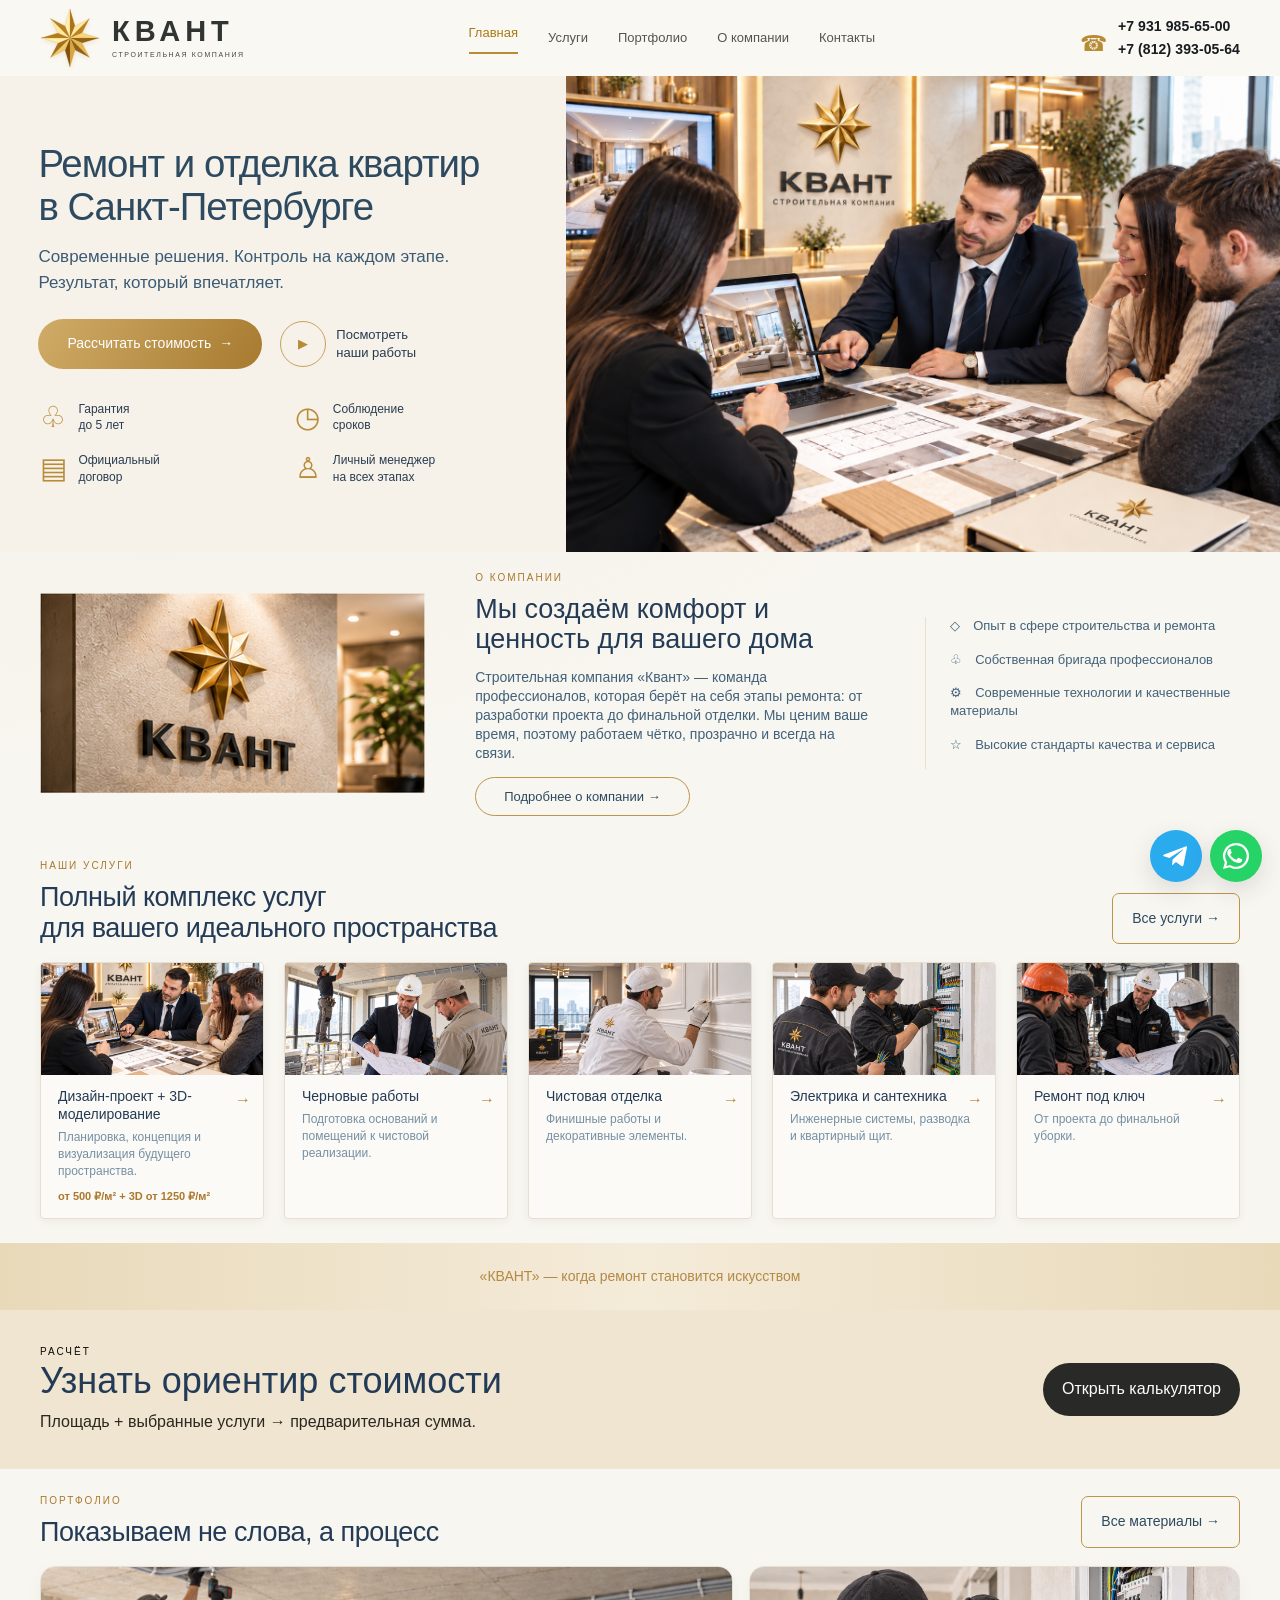
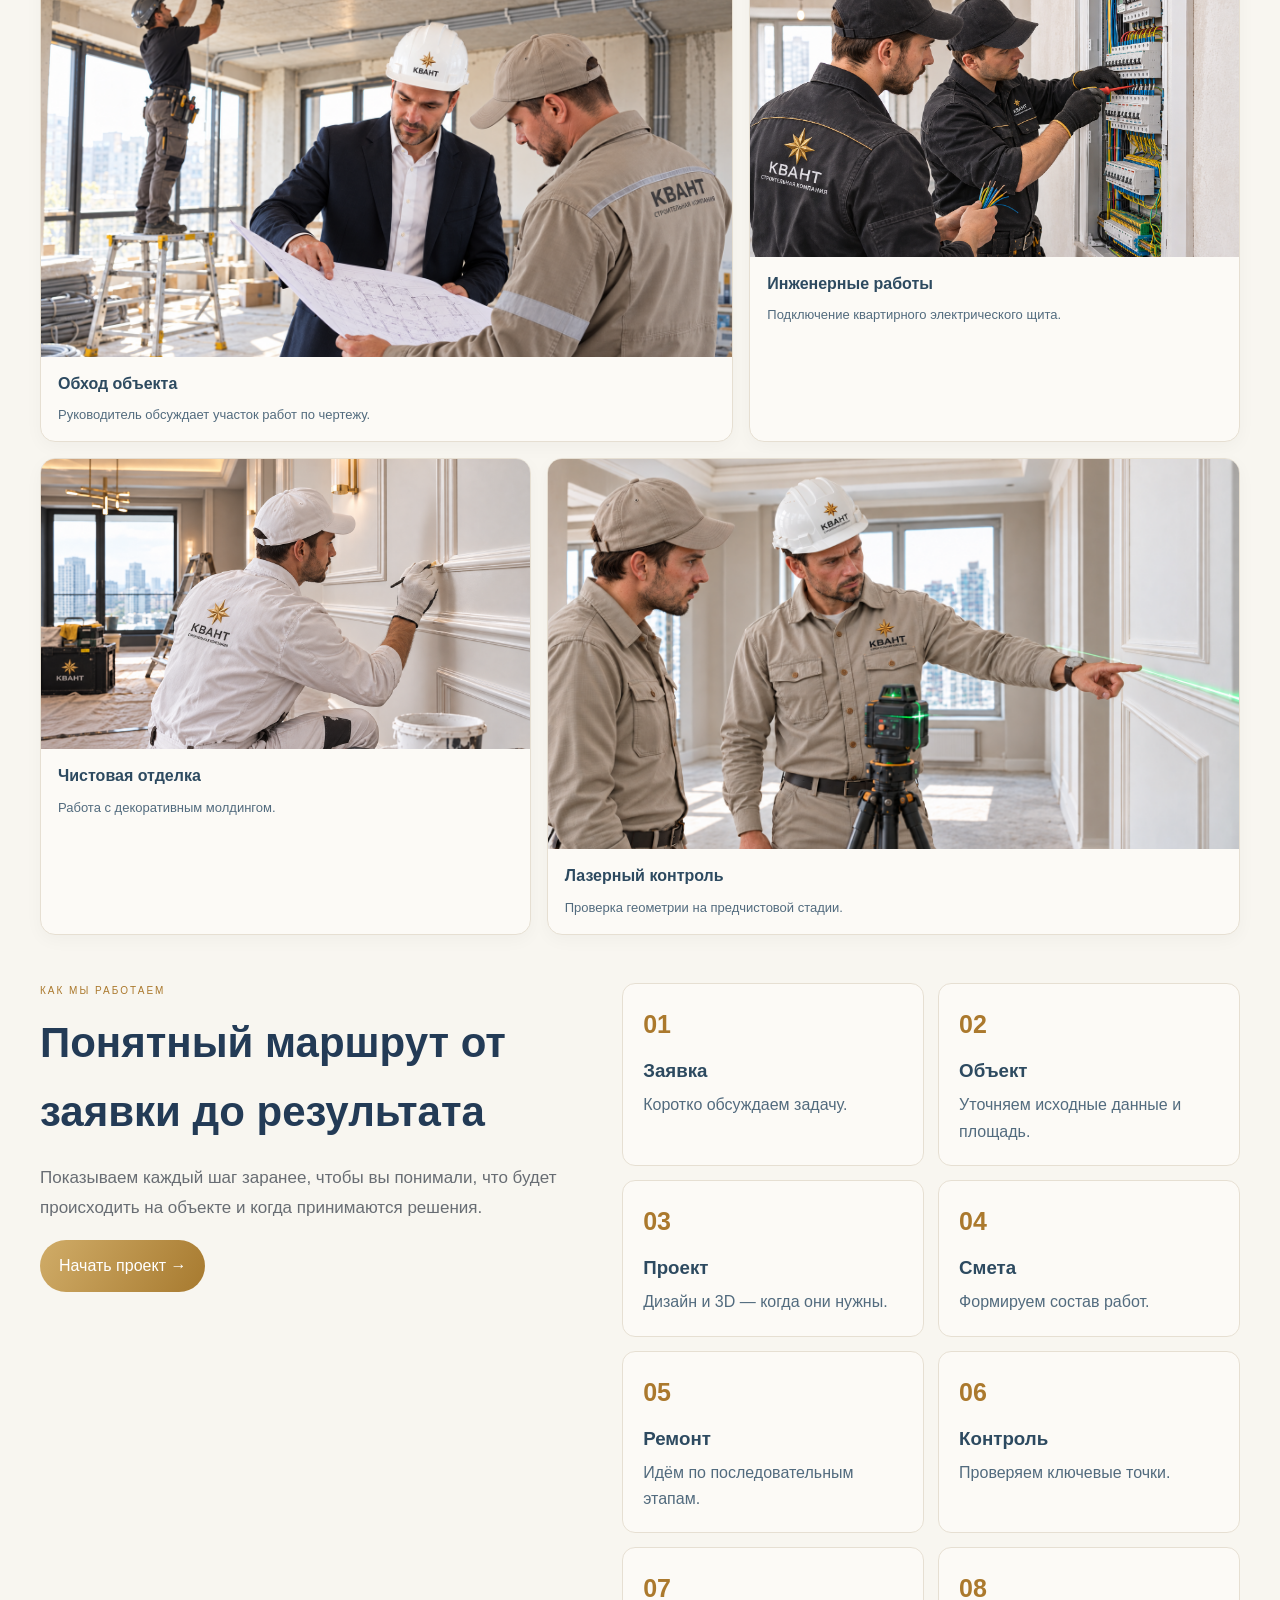
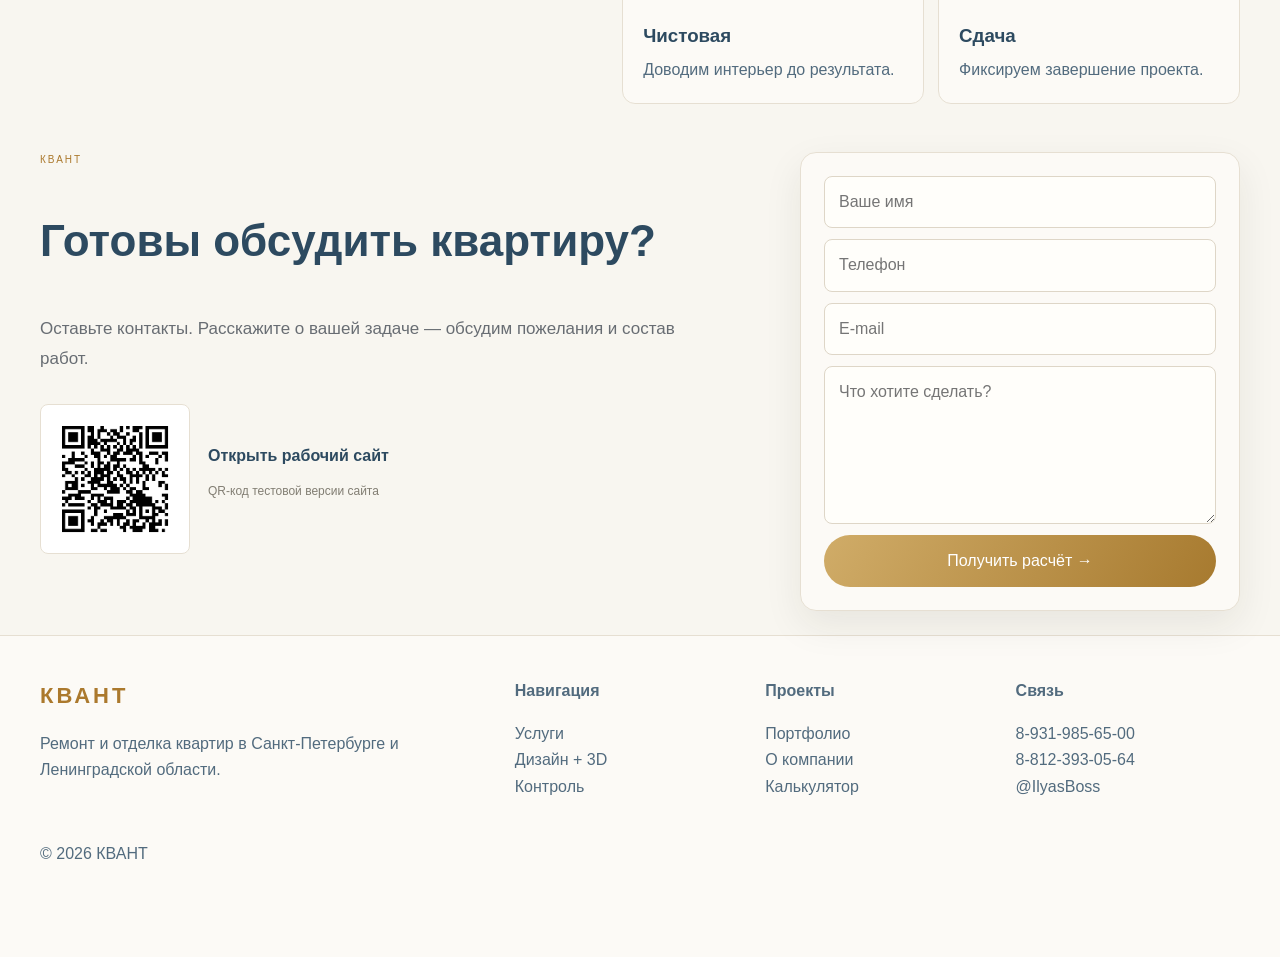
<file: index.html>
<!doctype html><html lang="ru"><head><meta charset="utf-8"><meta name="viewport" content="width=device-width,initial-scale=1"><title>КВАНТ — ремонт и отделка квартир</title><meta name="description" content="КВАНТ — ремонт и отделка квартир, дизайн-проект и контроль работ в Санкт-Петербурге и Ленинградской области."><link rel="stylesheet" href="style.css?v=kvant-fullwidth-hero-20261103"><link rel="icon" href="favicon-kvant-gold-v4.ico?v=20261103-4" type="image/x-icon" sizes="16x16 32x32 48x48"><link rel="icon" href="assets/kvant-favicon-gold-v4-32.png?v=20261103-4" type="image/png" sizes="32x32"></head><body class="home"><header class="header"><div class="container nav">
<a class="brand native-brand" href="index.html" aria-label="КВАНТ — строительная компания"><svg class="brand-star" viewBox="0 0 120 120" xmlns="http://www.w3.org/2000/svg" aria-hidden="true" focusable="false"><polygon points="60,60 50,36 60,2" fill="#fff0ad" stroke="#bb8c35" stroke-width=".35"/><polygon points="60,60 60,2 70,36" fill="#ac731b" stroke="#bb8c35" stroke-width=".35"/><polygon points="60,60 70,36 99,21" fill="#ffe7a0" stroke="#bb8c35" stroke-width=".35"/><polygon points="60,60 99,21 84,50" fill="#b98122" stroke="#bb8c35" stroke-width=".35"/><polygon points="60,60 84,50 118,60" fill="#f8d577" stroke="#bb8c35" stroke-width=".35"/><polygon points="60,60 118,60 84,70" fill="#936018" stroke="#bb8c35" stroke-width=".35"/><polygon points="60,60 84,70 99,99" fill="#e6b950" stroke="#bb8c35" stroke-width=".35"/><polygon points="60,60 99,99 70,84" fill="#91601b" stroke="#bb8c35" stroke-width=".35"/><polygon points="60,60 70,84 60,118" fill="#dba640" stroke="#bb8c35" stroke-width=".35"/><polygon points="60,60 60,118 50,84" fill="#81500e" stroke="#bb8c35" stroke-width=".35"/><polygon points="60,60 50,84 21,99" fill="#f0c968" stroke="#bb8c35" stroke-width=".35"/><polygon points="60,60 21,99 36,70" fill="#a56e19" stroke="#bb8c35" stroke-width=".35"/><polygon points="60,60 36,70 2,60" fill="#fff0ad" stroke="#bb8c35" stroke-width=".35"/><polygon points="60,60 2,60 36,50" fill="#b27b1c" stroke="#bb8c35" stroke-width=".35"/><polygon points="60,60 36,50 21,21" fill="#ffe8a1" stroke="#bb8c35" stroke-width=".35"/><polygon points="60,60 21,21 50,36" fill="#b78021" stroke="#bb8c35" stroke-width=".35"/></svg><span class="brand-type"><strong>КВАНТ</strong><small>СТРОИТЕЛЬНАЯ КОМПАНИЯ</small></span></a>
<nav class="menu"><a class="active" href="index.html">Главная</a><a href="services.html">Услуги</a><a href="portfolio.html">Портфолио</a><a href="about.html">О компании</a><a href="contact.html">Контакты</a></nav><div class="header-contacts"><a href="tel:+79319856500">+7 931 985-65-00</a><a href="tel:+78123930564">+7 (812) 393-05-64</a></div></div></header><main>
<section class="hero"><div class="container hero-grid">
<div class="hero-copy"><div class="eyebrow">РЕМОНТ И ОТДЕЛКА КВАРТИР</div><h1>Ремонт и отделка квартир <span>в Санкт-Петербурге</span></h1>
<p class="lead">Современные решения. Контроль на каждом этапе. Результат, который впечатляет.</p>
<div class="actions"><a class="btn" href="calculator.html">Рассчитать стоимость <span aria-hidden="true">→</span></a><a class="work-link" href="portfolio.html"><span class="play">▶</span><span>Посмотреть<br>наши работы</span></a></div>
<div class="hero-benefits"><div><b>♧</b><span>Гарантия<br>до 5 лет</span></div><div><b>◷</b><span>Соблюдение<br>сроков</span></div><div><b>▤</b><span>Официальный<br>договор</span></div><div><b>♙</b><span>Личный менеджер<br>на всех этапах</span></div></div></div>
<div class="hero-media hero-media-main"><img src="design-consultation.png" alt="Ухоженный руководитель КВАНТ с классическими часами обсуждает дизайн-проект с клиентами в светлом офисе" width="1536" height="1024" fetchpriority="high" decoding="async"></div>
</div></section>

<section class="section about-preview"><div class="container about-grid"><div class="reference-about" role="img" aria-label="Золотая звезда КВАНТ в интерьере офиса"></div><div><div class="eyebrow">О КОМПАНИИ</div><h2>Мы создаём комфорт и ценность для вашего дома</h2><p>Строительная компания «Квант» — команда профессионалов, которая берёт на себя этапы ремонта: от разработки проекта до финальной отделки. Мы ценим ваше время, поэтому работаем чётко, прозрачно и всегда на связи.</p><a class="btn alt" href="about.html">Подробнее о компании →</a></div><div class="about-points"><p>◇　Опыт в сфере строительства и ремонта</p><p>♧　Собственная бригада профессионалов</p><p>⚙　Современные технологии и качественные материалы</p><p>☆　Высокие стандарты качества и сервиса</p></div></div></section>

<section class="section"><div class="container"><div class="section-head"><div><div class="eyebrow">НАШИ УСЛУГИ</div><h2>Полный комплекс услуг<br>для вашего идеального пространства</h2></div><a class="btn alt" href="services.html">Все услуги →</a></div>
<div class="grid3 service-cards">
<a class="card" href="design.html"><img class="card-media" src="design-consultation.png" alt="КВАНТ — ремонт и отделка квартир" loading="lazy"><div class="card-body"><h3>Дизайн-проект + 3D-моделирование</h3><p>Планировка, концепция и визуализация будущего пространства.</p><div class="price">от 500 ₽/м² + 3D от 1250 ₽/м²</div></div></a>
<a class="card" href="rough.html"><img class="card-media" src="rough-supervision.png" alt="Черновые работы: обсуждение проекта и монтаж гофры" loading="lazy"><div class="card-body"><h3>Черновые работы</h3><p>Подготовка оснований и помещений к чистовой реализации.</p></div></a>
<a class="card" href="finish.html"><img class="card-media" src="finish-craft.png?v=20261103" alt="Чистовая отделка: мастер работает с молдингом" loading="lazy"><div class="card-body"><h3>Чистовая отделка</h3><p>Финишные работы и декоративные элементы.</p></div></a>
<a class="card" href="services.html"><img class="card-media" src="electrician-kvant.png" alt="Электрики КВАНТ в фирменной форме подключают квартирный электрический щит" loading="lazy"><div class="card-body"><h3>Электрика и сантехника</h3><p>Инженерные системы, разводка и квартирный щит.</p></div></a>
<a class="card" href="turnkey.html"><img class="card-media" src="turnkey-team.png" alt="Ремонт под ключ: руководитель и бригада сверяют чертёж" loading="lazy"><div class="card-body"><h3>Ремонт под ключ</h3><p>От проекта до финальной уборки.</p></div></a>
</div></div></section>

<div class="brand-quote">«КВАНТ» — когда ремонт становится искусством</div><section class="band"><div class="container band-grid"><div><div class="eyebrow" style="color:#090909">РАСЧЁТ</div><h2>Узнать ориентир стоимости</h2><div>Площадь + выбранные услуги → предварительная сумма.</div></div><a class="btn dark" href="calculator.html">Открыть калькулятор</a></div></section>

<section class="section"><div class="container"><div class="section-head"><div><div class="eyebrow">ПОРТФОЛИО</div><h2>Показываем не слова, а процесс</h2></div><a class="btn alt" href="portfolio.html">Все материалы →</a></div>
<div class="gallery">
<figure><img src="rough-supervision.png?v=20261103-portfolio" alt="КВАНТ — ремонт и отделка квартир" loading="lazy"><figcaption><b>Обход объекта</b><span>Руководитель обсуждает участок работ по чертежу.</span></figcaption></figure>
<figure><img src="electrician-kvant.png" alt="Электрики КВАНТ в фирменной форме подключают квартирный электрический щит" loading="lazy"><figcaption><b>Инженерные работы</b><span>Подключение квартирного электрического щита.</span></figcaption></figure>
<figure><img src="finish-craft.png?v=20261103-portfolio" alt="КВАНТ — ремонт и отделка квартир" loading="lazy"><figcaption><b>Чистовая отделка</b><span>Работа с декоративным молдингом.</span></figcaption></figure>
<figure><img src="finish-inspection.png?v=20261103-portfolio" alt="КВАНТ — ремонт и отделка квартир" loading="lazy"><figcaption><b>Лазерный контроль</b><span>Проверка геометрии на предчистовой стадии.</span></figcaption></figure>
</div></div></section>

<section class="section"><div class="container process"><div><div class="eyebrow">КАК МЫ РАБОТАЕМ</div><h2 style="font-size:42px;margin:8px 0 14px">Понятный маршрут от заявки до результата</h2><p class="lead">Показываем каждый шаг заранее, чтобы вы понимали, что будет происходить на объекте и когда принимаются решения.</p><a class="btn" href="contact.html">Начать проект →</a></div>
<div class="steps"><div class="step"><div class="number">01</div><h3>Заявка</h3><p>Коротко обсуждаем задачу.</p></div><div class="step"><div class="number">02</div><h3>Объект</h3><p>Уточняем исходные данные и площадь.</p></div><div class="step"><div class="number">03</div><h3>Проект</h3><p>Дизайн и 3D — когда они нужны.</p></div><div class="step"><div class="number">04</div><h3>Смета</h3><p>Формируем состав работ.</p></div><div class="step"><div class="number">05</div><h3>Ремонт</h3><p>Идём по последовательным этапам.</p></div><div class="step"><div class="number">06</div><h3>Контроль</h3><p>Проверяем ключевые точки.</p></div><div class="step"><div class="number">07</div><h3>Чистовая</h3><p>Доводим интерьер до результата.</p></div><div class="step"><div class="number">08</div><h3>Сдача</h3><p>Фиксируем завершение проекта.</p></div></div></div></section>

<section class="section"><div class="container"><div class="form-grid"><div><div class="eyebrow">КВАНТ</div><h2 style="font-size:44px">Готовы обсудить квартиру?</h2><p class="lead">Оставьте контакты. Расскажите о вашей задаче — обсудим пожелания и состав работ.</p><div class="qr" style="margin-top:30px"><img src="qr-site.png" alt="QR-код"><div><b>Открыть рабочий сайт</b><p class="mini">QR-код тестовой версии сайта</p></div></div></div>
<div class="form-card"><form action="https://formspree.io/f/meaogvld" method="POST"><input type="hidden" name="_subject" value="КВАНТ — заявка с экспериментального сайта"><input name="name" placeholder="Ваше имя" required><input name="phone" placeholder="Телефон" required><input name="email" type="email" placeholder="E-mail"><textarea name="message" rows="5" placeholder="Что хотите сделать?"></textarea><button class="btn" type="submit">Получить расчёт →</button></form></div></div></div></section>
</main><div class="sticky-actions"><a class="float gold" href="https://t.me/IlyasBoss" target="_blank" aria-label="Telegram"><svg viewBox="0 0 24 24" aria-hidden="true" focusable="false"><path fill="currentColor" d="m21.4 3.6-3.2 16c-.2 1.1-.9 1.3-1.8.8l-4.9-3.6-2.4 2.3c-.3.3-.5.5-1 .5l.4-5 9.2-8.3c.4-.4-.1-.6-.6-.2L5.7 13.3.9 11.8c-1-.3-1-1 .2-1.5L20 3c.9-.3 1.6.2 1.4.6Z"/></svg></a><a class="float" href="https://wa.me/79319856500?text=Здравствуйте!%20Хочу%20рассчитать%20ремонт." target="_blank" aria-label="WhatsApp"><svg viewBox="0 0 32 32" aria-hidden="true" focusable="false"><path fill="currentColor" d="M16 3a13 13 0 0 0-11.2 19.6L3 29l6.6-1.7A13 13 0 1 0 16 3Zm0 23.7c-1.9 0-3.8-.5-5.4-1.5l-.4-.2-3.9 1 1-3.8-.3-.4A10.7 10.7 0 1 1 16 26.7Z"/><path fill="currentColor" d="M11.3 9.8c-.3-.7-.6-.7-.9-.7h-.8c-.3 0-.7.1-1 .5s-1.3 1.3-1.3 3.1 1.3 3.6 1.5 3.8 2.6 4 6.3 5.6c3.1 1.3 3.7 1 4.4.9s2.2-.9 2.5-1.7.3-1.6.2-1.7-.3-.3-.7-.5l-2.6-1.2c-.4-.2-.7-.3-1 .2l-1.2 1.4c-.2.3-.5.3-.9.1s-1.7-.6-3.2-2c-1.2-1-2-2.3-2.2-2.7s0-.6.2-.8l.6-.7.4-.7c.1-.2 0-.5 0-.7l-1.2-2.2Z"/></svg></a></div><footer class="footer"><div class="container footer-grid">
<div><b class="footer-brand">КВАНТ</b><p>Ремонт и отделка квартир в Санкт-Петербурге и Ленинградской области.</p></div>
<div><b>Навигация</b><p><a href="services.html">Услуги</a><br><a href="design.html">Дизайн + 3D</a><br><a href="control.html">Контроль</a></p></div>
<div><b>Проекты</b><p><a href="portfolio.html">Портфолио</a><br><a href="about.html">О компании</a><br><a href="calculator.html">Калькулятор</a></p></div>
<div><b>Связь</b><p>8-931-985-65-00<br>8-812-393-05-64<br>@IlyasBoss</p></div>
</div><div class="container" style="margin-top:25px">© <span data-year></span> КВАНТ</div></footer><script src="app.js"></script></body></html>
</file>
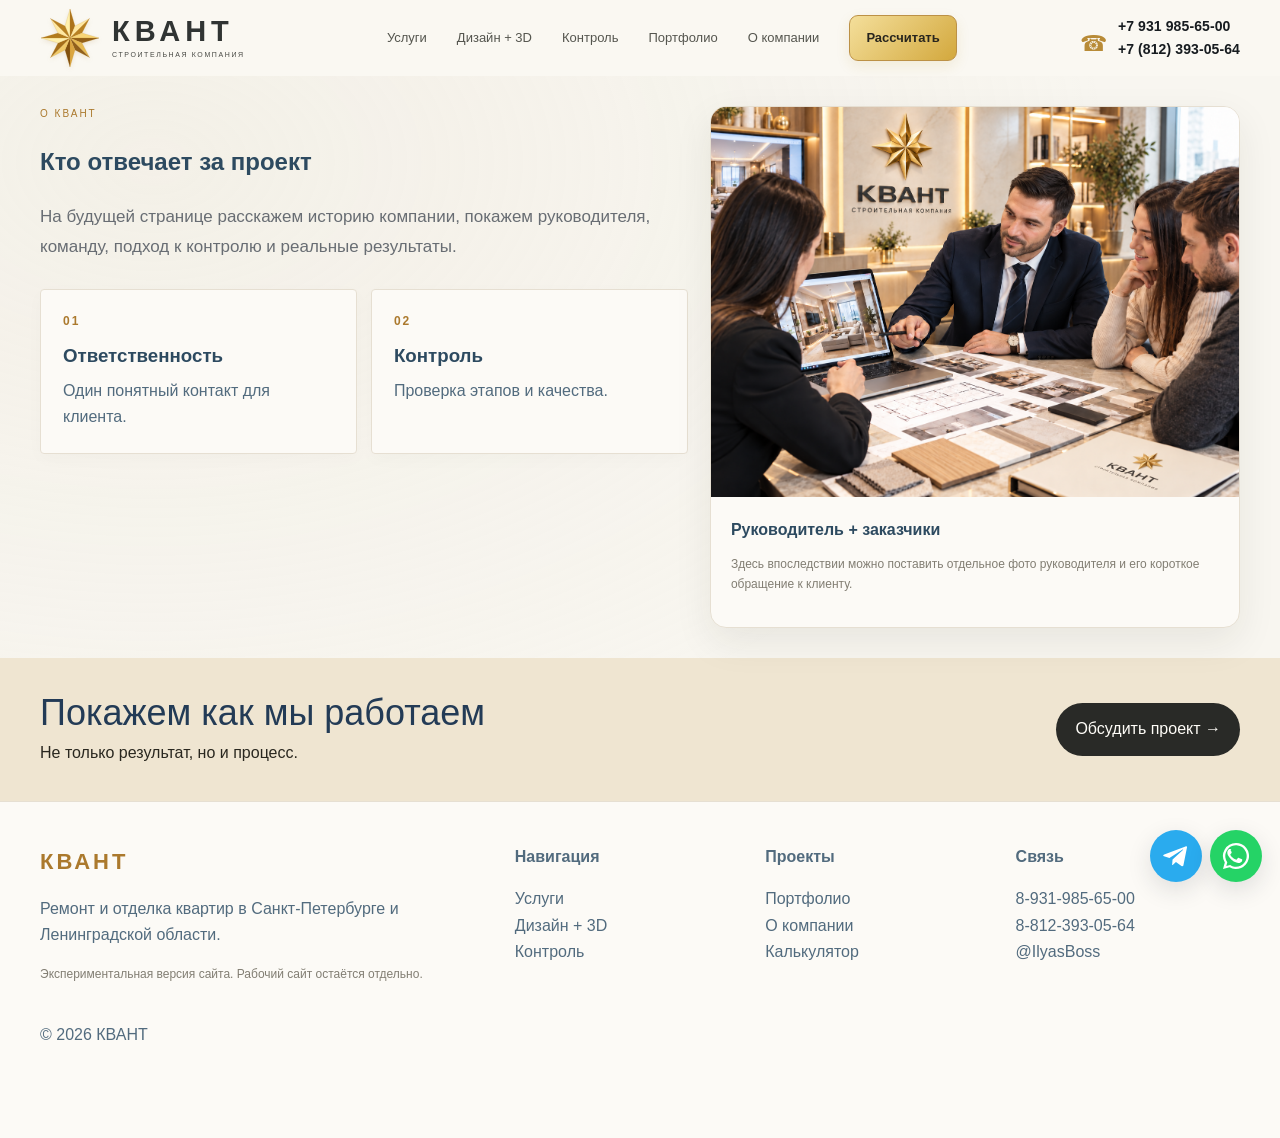
<file: about.html>
<!doctype html><html lang="ru"><head><meta charset="utf-8"><meta name="viewport" content="width=device-width,initial-scale=1"><title>О компании — КВАНТ</title><meta name="description" content="КВАНТ — ремонт и отделка квартир, дизайн-проект и контроль работ в Санкт-Петербурге и Ленинградской области."><link rel="stylesheet" href="style.css?v=kvant-native-brand-20261101"><link rel="icon" href="favicon-kvant-gold-v4.ico?v=20261103-4" type="image/x-icon" sizes="16x16 32x32 48x48"><link rel="icon" href="assets/kvant-favicon-gold-v4-32.png?v=20261103-4" type="image/png" sizes="32x32"></head><body><header class="header"><div class="container nav">
<a class="brand native-brand" href="index.html" aria-label="КВАНТ — строительная компания"><svg class="brand-star" viewBox="0 0 120 120" xmlns="http://www.w3.org/2000/svg" aria-hidden="true" focusable="false"><polygon points="60,60 50,36 60,2" fill="#fff0ad" stroke="#bb8c35" stroke-width=".35"/><polygon points="60,60 60,2 70,36" fill="#ac731b" stroke="#bb8c35" stroke-width=".35"/><polygon points="60,60 70,36 99,21" fill="#ffe7a0" stroke="#bb8c35" stroke-width=".35"/><polygon points="60,60 99,21 84,50" fill="#b98122" stroke="#bb8c35" stroke-width=".35"/><polygon points="60,60 84,50 118,60" fill="#f8d577" stroke="#bb8c35" stroke-width=".35"/><polygon points="60,60 118,60 84,70" fill="#936018" stroke="#bb8c35" stroke-width=".35"/><polygon points="60,60 84,70 99,99" fill="#e6b950" stroke="#bb8c35" stroke-width=".35"/><polygon points="60,60 99,99 70,84" fill="#91601b" stroke="#bb8c35" stroke-width=".35"/><polygon points="60,60 70,84 60,118" fill="#dba640" stroke="#bb8c35" stroke-width=".35"/><polygon points="60,60 60,118 50,84" fill="#81500e" stroke="#bb8c35" stroke-width=".35"/><polygon points="60,60 50,84 21,99" fill="#f0c968" stroke="#bb8c35" stroke-width=".35"/><polygon points="60,60 21,99 36,70" fill="#a56e19" stroke="#bb8c35" stroke-width=".35"/><polygon points="60,60 36,70 2,60" fill="#fff0ad" stroke="#bb8c35" stroke-width=".35"/><polygon points="60,60 2,60 36,50" fill="#b27b1c" stroke="#bb8c35" stroke-width=".35"/><polygon points="60,60 36,50 21,21" fill="#ffe8a1" stroke="#bb8c35" stroke-width=".35"/><polygon points="60,60 21,21 50,36" fill="#b78021" stroke="#bb8c35" stroke-width=".35"/></svg><span class="brand-type"><strong>КВАНТ</strong><small>СТРОИТЕЛЬНАЯ КОМПАНИЯ</small></span></a>
<nav class="menu"><a href="services.html">Услуги</a><a href="design.html">Дизайн + 3D</a><a href="control.html">Контроль</a><a href="portfolio.html">Портфолио</a><a href="about.html">О компании</a><a href="calculator.html" class="nav-cta">Рассчитать</a></nav><div class="header-contacts"><a href="tel:+79319856500">+7 931 985-65-00</a><a href="tel:+78123930564">+7 (812) 393-05-64</a></div></div></header><main>
<section class="section"><div class="container"><div class="team"><div><div class="eyebrow">О КВАНТ</div><h1>Кто отвечает за проект</h1><p class="lead">На будущей странице расскажем историю компании, покажем руководителя, команду, подход к контролю и реальные результаты.</p><div class="features" style="grid-template-columns:1fr 1fr;margin-top:28px"><div class="feature"><div class="number">01</div><h3>Ответственность</h3><p>Один понятный контакт для клиента.</p></div><div class="feature"><div class="number">02</div><h3>Контроль</h3><p>Проверка этапов и качества.</p></div></div></div><div class="team-card"><img src="design-consultation.png?v=20261103-portfolio" alt="КВАНТ — ремонт и отделка квартир" loading="lazy"><div class="pad"><b>Руководитель + заказчики</b><p class="mini">Здесь впоследствии можно поставить отдельное фото руководителя и его короткое обращение к клиенту.</p></div></div></div></div></section>
<section class="band"><div class="container band-grid"><div><h2>Покажем как мы работаем</h2><div>Не только результат, но и процесс.</div></div><a class="btn dark" href="contact.html">Обсудить проект →</a></div></section>
</main><div class="sticky-actions"><a class="float gold" href="https://t.me/IlyasBoss" target="_blank" aria-label="Telegram"><svg viewBox="0 0 24 24" aria-hidden="true" focusable="false"><path fill="currentColor" d="m21.4 3.6-3.2 16c-.2 1.1-.9 1.3-1.8.8l-4.9-3.6-2.4 2.3c-.3.3-.5.5-1 .5l.4-5 9.2-8.3c.4-.4-.1-.6-.6-.2L5.7 13.3.9 11.8c-1-.3-1-1 .2-1.5L20 3c.9-.3 1.6.2 1.4.6Z"/></svg></a><a class="float" href="https://wa.me/79319856500?text=Здравствуйте!%20Хочу%20рассчитать%20ремонт." target="_blank" aria-label="WhatsApp"><svg viewBox="0 0 32 32" aria-hidden="true" focusable="false"><path fill="currentColor" d="M16 3a13 13 0 0 0-11.2 19.6L3 29l6.6-1.7A13 13 0 1 0 16 3Zm0 23.7c-1.9 0-3.8-.5-5.4-1.5l-.4-.2-3.9 1 1-3.8-.3-.4A10.7 10.7 0 1 1 16 26.7Z"/><path fill="currentColor" d="M11.3 9.8c-.3-.7-.6-.7-.9-.7h-.8c-.3 0-.7.1-1 .5s-1.3 1.3-1.3 3.1 1.3 3.6 1.5 3.8 2.6 4 6.3 5.6c3.1 1.3 3.7 1 4.4.9s2.2-.9 2.5-1.7.3-1.6.2-1.7-.3-.3-.7-.5l-2.6-1.2c-.4-.2-.7-.3-1 .2l-1.2 1.4c-.2.3-.5.3-.9.1s-1.7-.6-3.2-2c-1.2-1-2-2.3-2.2-2.7s0-.6.2-.8l.6-.7.4-.7c.1-.2 0-.5 0-.7l-1.2-2.2Z"/></svg></a></div><footer class="footer"><div class="container footer-grid">
<div><b class="footer-brand">КВАНТ</b><p>Ремонт и отделка квартир в Санкт-Петербурге и Ленинградской области.</p><p class="mini">Экспериментальная версия сайта. Рабочий сайт остаётся отдельно.</p></div>
<div><b>Навигация</b><p><a href="services.html">Услуги</a><br><a href="design.html">Дизайн + 3D</a><br><a href="control.html">Контроль</a></p></div>
<div><b>Проекты</b><p><a href="portfolio.html">Портфолио</a><br><a href="about.html">О компании</a><br><a href="calculator.html">Калькулятор</a></p></div>
<div><b>Связь</b><p>8-931-985-65-00<br>8-812-393-05-64<br>@IlyasBoss</p></div>
</div><div class="container" style="margin-top:25px">© <span data-year></span> КВАНТ</div></footer><script src="app.js"></script></body></html>
</file>
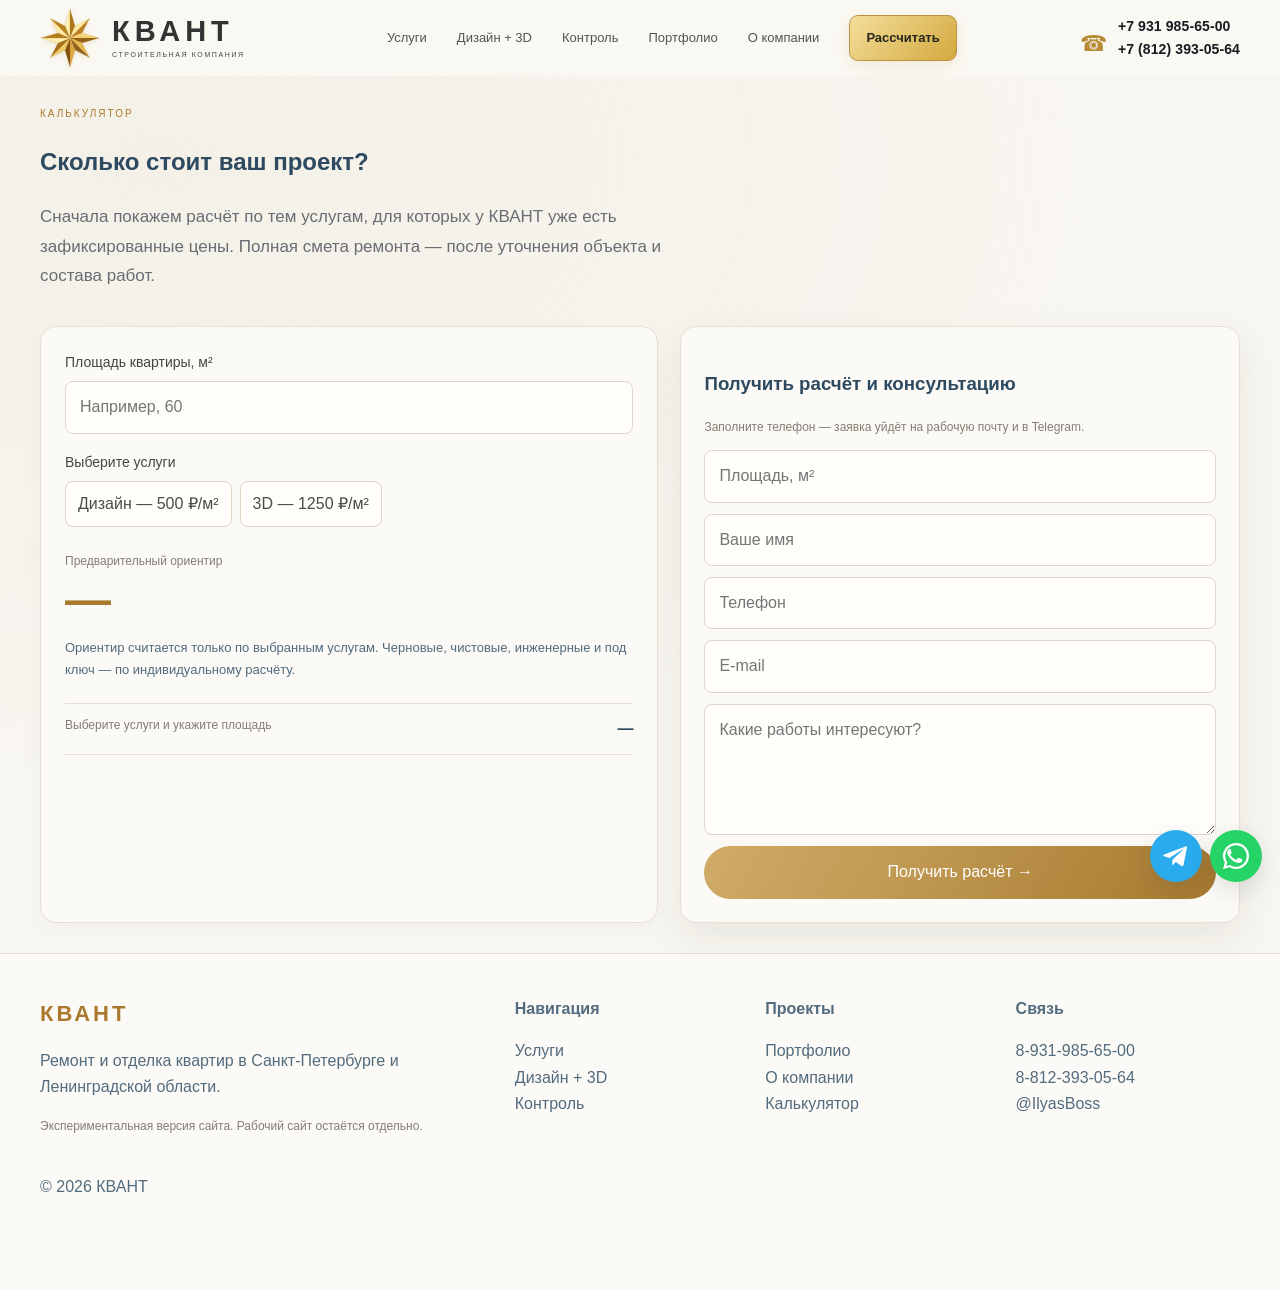
<file: calculator.html>
<!doctype html><html lang="ru"><head><meta charset="utf-8"><meta name="viewport" content="width=device-width,initial-scale=1"><title>Калькулятор — КВАНТ</title><meta name="description" content="КВАНТ — ремонт и отделка квартир, дизайн-проект и контроль работ в Санкт-Петербурге и Ленинградской области."><link rel="stylesheet" href="style.css?v=kvant-native-brand-20261101"><link rel="icon" href="favicon-kvant-gold-v4.ico?v=20261103-4" type="image/x-icon" sizes="16x16 32x32 48x48"><link rel="icon" href="assets/kvant-favicon-gold-v4-32.png?v=20261103-4" type="image/png" sizes="32x32"></head><body><header class="header"><div class="container nav">
<a class="brand native-brand" href="index.html" aria-label="КВАНТ — строительная компания"><svg class="brand-star" viewBox="0 0 120 120" xmlns="http://www.w3.org/2000/svg" aria-hidden="true" focusable="false"><polygon points="60,60 50,36 60,2" fill="#fff0ad" stroke="#bb8c35" stroke-width=".35"/><polygon points="60,60 60,2 70,36" fill="#ac731b" stroke="#bb8c35" stroke-width=".35"/><polygon points="60,60 70,36 99,21" fill="#ffe7a0" stroke="#bb8c35" stroke-width=".35"/><polygon points="60,60 99,21 84,50" fill="#b98122" stroke="#bb8c35" stroke-width=".35"/><polygon points="60,60 84,50 118,60" fill="#f8d577" stroke="#bb8c35" stroke-width=".35"/><polygon points="60,60 118,60 84,70" fill="#936018" stroke="#bb8c35" stroke-width=".35"/><polygon points="60,60 84,70 99,99" fill="#e6b950" stroke="#bb8c35" stroke-width=".35"/><polygon points="60,60 99,99 70,84" fill="#91601b" stroke="#bb8c35" stroke-width=".35"/><polygon points="60,60 70,84 60,118" fill="#dba640" stroke="#bb8c35" stroke-width=".35"/><polygon points="60,60 60,118 50,84" fill="#81500e" stroke="#bb8c35" stroke-width=".35"/><polygon points="60,60 50,84 21,99" fill="#f0c968" stroke="#bb8c35" stroke-width=".35"/><polygon points="60,60 21,99 36,70" fill="#a56e19" stroke="#bb8c35" stroke-width=".35"/><polygon points="60,60 36,70 2,60" fill="#fff0ad" stroke="#bb8c35" stroke-width=".35"/><polygon points="60,60 2,60 36,50" fill="#b27b1c" stroke="#bb8c35" stroke-width=".35"/><polygon points="60,60 36,50 21,21" fill="#ffe8a1" stroke="#bb8c35" stroke-width=".35"/><polygon points="60,60 21,21 50,36" fill="#b78021" stroke="#bb8c35" stroke-width=".35"/></svg><span class="brand-type"><strong>КВАНТ</strong><small>СТРОИТЕЛЬНАЯ КОМПАНИЯ</small></span></a>
<nav class="menu"><a href="services.html">Услуги</a><a href="design.html">Дизайн + 3D</a><a href="control.html">Контроль</a><a href="portfolio.html">Портфолио</a><a href="about.html">О компании</a><a href="calculator.html" class="nav-cta">Рассчитать</a></nav><div class="header-contacts"><a href="tel:+79319856500">+7 931 985-65-00</a><a href="tel:+78123930564">+7 (812) 393-05-64</a></div></div></header><main>
<section class="section"><div class="container"><div class="eyebrow">КАЛЬКУЛЯТОР</div><h1>Сколько стоит ваш проект?</h1><p class="lead">Сначала покажем расчёт по тем услугам, для которых у КВАНТ уже есть зафиксированные цены. Полная смета ремонта — после уточнения объекта и состава работ.</p>
<div class="calculator" style="margin-top:35px"><div class="calc-panel"><div class="field"><label>Площадь квартиры, м²</label><input id="area" type="number" min="1" placeholder="Например, 60"></div>
<div class="field"><label>Выберите услуги</label><div class="chips"><button type="button" class="chip" id="service-design">Дизайн — 500 ₽/м²</button><button type="button" class="chip" id="service-3d">3D — 1250 ₽/м²</button></div></div>
<div class="result" style="margin-top:25px"><div class="mini">Предварительный ориентир</div><div id="total" class="calc-number">—</div><div class="calc-note">Ориентир считается только по выбранным услугам. Черновые, чистовые, инженерные и под ключ — по индивидуальному расчёту.</div></div>
<div id="breakdown" class="breakdown"><div><span class="mini">Выберите услуги и укажите площадь</span><b>—</b></div></div>
</div>
<div class="form-card"><h3>Получить расчёт и консультацию</h3><p class="mini">Заполните телефон — заявка уйдёт на рабочую почту и в Telegram.</p><form action="https://formspree.io/f/meaogvld" method="POST"><input type="hidden" name="_subject" value="КВАНТ — заявка из нового калькулятора"><input id="area-hidden" name="area" placeholder="Площадь, м²"><input name="name" placeholder="Ваше имя" required><input name="phone" placeholder="Телефон" required><input name="email" type="email" placeholder="E-mail"><textarea name="message" rows="4" placeholder="Какие работы интересуют?"></textarea><button class="btn" type="submit">Получить расчёт →</button></form></div></div></div></section>
</main><div class="sticky-actions"><a class="float gold" href="https://t.me/IlyasBoss" target="_blank" aria-label="Telegram"><svg viewBox="0 0 24 24" aria-hidden="true" focusable="false"><path fill="currentColor" d="m21.4 3.6-3.2 16c-.2 1.1-.9 1.3-1.8.8l-4.9-3.6-2.4 2.3c-.3.3-.5.5-1 .5l.4-5 9.2-8.3c.4-.4-.1-.6-.6-.2L5.7 13.3.9 11.8c-1-.3-1-1 .2-1.5L20 3c.9-.3 1.6.2 1.4.6Z"/></svg></a><a class="float" href="https://wa.me/79319856500?text=Здравствуйте!%20Хочу%20рассчитать%20ремонт." target="_blank" aria-label="WhatsApp"><svg viewBox="0 0 32 32" aria-hidden="true" focusable="false"><path fill="currentColor" d="M16 3a13 13 0 0 0-11.2 19.6L3 29l6.6-1.7A13 13 0 1 0 16 3Zm0 23.7c-1.9 0-3.8-.5-5.4-1.5l-.4-.2-3.9 1 1-3.8-.3-.4A10.7 10.7 0 1 1 16 26.7Z"/><path fill="currentColor" d="M11.3 9.8c-.3-.7-.6-.7-.9-.7h-.8c-.3 0-.7.1-1 .5s-1.3 1.3-1.3 3.1 1.3 3.6 1.5 3.8 2.6 4 6.3 5.6c3.1 1.3 3.7 1 4.4.9s2.2-.9 2.5-1.7.3-1.6.2-1.7-.3-.3-.7-.5l-2.6-1.2c-.4-.2-.7-.3-1 .2l-1.2 1.4c-.2.3-.5.3-.9.1s-1.7-.6-3.2-2c-1.2-1-2-2.3-2.2-2.7s0-.6.2-.8l.6-.7.4-.7c.1-.2 0-.5 0-.7l-1.2-2.2Z"/></svg></a></div><footer class="footer"><div class="container footer-grid">
<div><b class="footer-brand">КВАНТ</b><p>Ремонт и отделка квартир в Санкт-Петербурге и Ленинградской области.</p><p class="mini">Экспериментальная версия сайта. Рабочий сайт остаётся отдельно.</p></div>
<div><b>Навигация</b><p><a href="services.html">Услуги</a><br><a href="design.html">Дизайн + 3D</a><br><a href="control.html">Контроль</a></p></div>
<div><b>Проекты</b><p><a href="portfolio.html">Портфолио</a><br><a href="about.html">О компании</a><br><a href="calculator.html">Калькулятор</a></p></div>
<div><b>Связь</b><p>8-931-985-65-00<br>8-812-393-05-64<br>@IlyasBoss</p></div>
</div><div class="container" style="margin-top:25px">© <span data-year></span> КВАНТ</div></footer><script src="app.js"></script></body></html>
</file>
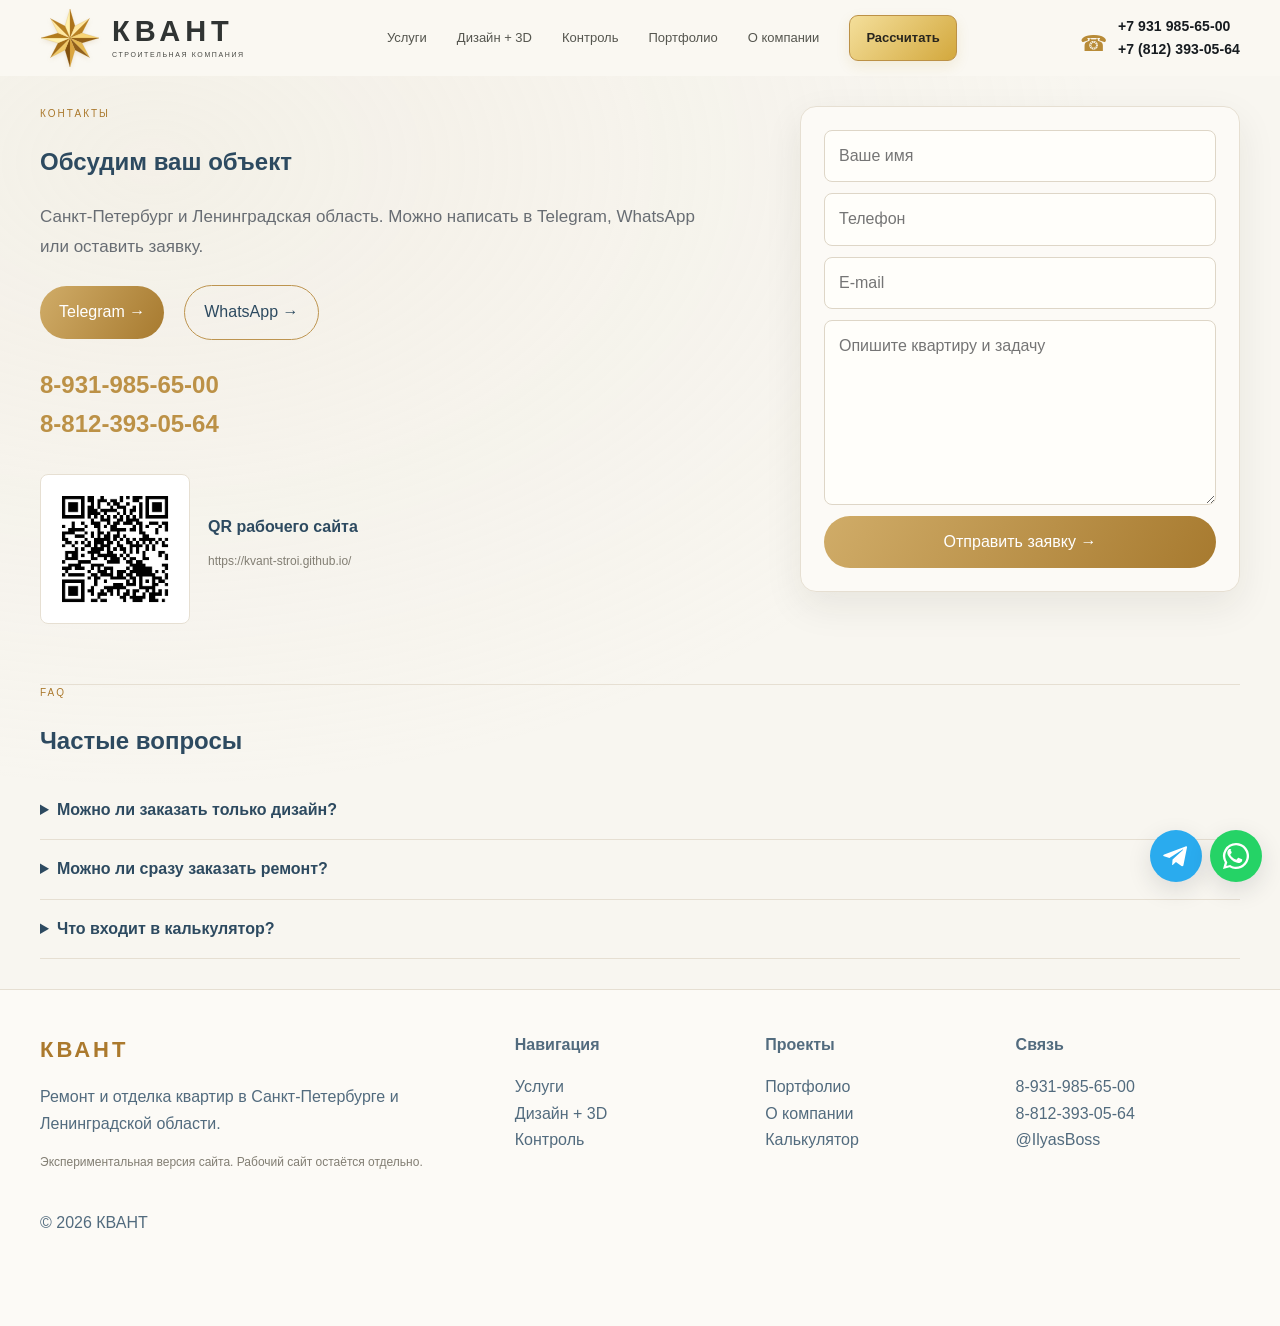
<file: contact.html>
<!doctype html><html lang="ru"><head><meta charset="utf-8"><meta name="viewport" content="width=device-width,initial-scale=1"><title>Контакты — КВАНТ</title><meta name="description" content="КВАНТ — ремонт и отделка квартир, дизайн-проект и контроль работ в Санкт-Петербурге и Ленинградской области."><link rel="stylesheet" href="style.css?v=kvant-native-brand-20261101"><link rel="icon" href="favicon-kvant-gold-v4.ico?v=20261103-4" type="image/x-icon" sizes="16x16 32x32 48x48"><link rel="icon" href="assets/kvant-favicon-gold-v4-32.png?v=20261103-4" type="image/png" sizes="32x32"></head><body><header class="header"><div class="container nav">
<a class="brand native-brand" href="index.html" aria-label="КВАНТ — строительная компания"><svg class="brand-star" viewBox="0 0 120 120" xmlns="http://www.w3.org/2000/svg" aria-hidden="true" focusable="false"><polygon points="60,60 50,36 60,2" fill="#fff0ad" stroke="#bb8c35" stroke-width=".35"/><polygon points="60,60 60,2 70,36" fill="#ac731b" stroke="#bb8c35" stroke-width=".35"/><polygon points="60,60 70,36 99,21" fill="#ffe7a0" stroke="#bb8c35" stroke-width=".35"/><polygon points="60,60 99,21 84,50" fill="#b98122" stroke="#bb8c35" stroke-width=".35"/><polygon points="60,60 84,50 118,60" fill="#f8d577" stroke="#bb8c35" stroke-width=".35"/><polygon points="60,60 118,60 84,70" fill="#936018" stroke="#bb8c35" stroke-width=".35"/><polygon points="60,60 84,70 99,99" fill="#e6b950" stroke="#bb8c35" stroke-width=".35"/><polygon points="60,60 99,99 70,84" fill="#91601b" stroke="#bb8c35" stroke-width=".35"/><polygon points="60,60 70,84 60,118" fill="#dba640" stroke="#bb8c35" stroke-width=".35"/><polygon points="60,60 60,118 50,84" fill="#81500e" stroke="#bb8c35" stroke-width=".35"/><polygon points="60,60 50,84 21,99" fill="#f0c968" stroke="#bb8c35" stroke-width=".35"/><polygon points="60,60 21,99 36,70" fill="#a56e19" stroke="#bb8c35" stroke-width=".35"/><polygon points="60,60 36,70 2,60" fill="#fff0ad" stroke="#bb8c35" stroke-width=".35"/><polygon points="60,60 2,60 36,50" fill="#b27b1c" stroke="#bb8c35" stroke-width=".35"/><polygon points="60,60 36,50 21,21" fill="#ffe8a1" stroke="#bb8c35" stroke-width=".35"/><polygon points="60,60 21,21 50,36" fill="#b78021" stroke="#bb8c35" stroke-width=".35"/></svg><span class="brand-type"><strong>КВАНТ</strong><small>СТРОИТЕЛЬНАЯ КОМПАНИЯ</small></span></a>
<nav class="menu"><a href="services.html">Услуги</a><a href="design.html">Дизайн + 3D</a><a href="control.html">Контроль</a><a href="portfolio.html">Портфолио</a><a href="about.html">О компании</a><a href="calculator.html" class="nav-cta">Рассчитать</a></nav><div class="header-contacts"><a href="tel:+79319856500">+7 931 985-65-00</a><a href="tel:+78123930564">+7 (812) 393-05-64</a></div></div></header><main>
<section class="section"><div class="container"><div class="form-grid"><div><div class="eyebrow">КОНТАКТЫ</div><h1>Обсудим ваш объект</h1><p class="lead">Санкт-Петербург и Ленинградская область. Можно написать в Telegram, WhatsApp или оставить заявку.</p><div class="actions" style="margin-top:24px"><a class="btn" href="https://t.me/IlyasBoss" target="_blank">Telegram →</a><a class="btn alt" href="https://wa.me/79319856500?text=Здравствуйте!%20Хочу%20рассчитать%20ремонт." target="_blank">WhatsApp →</a></div><div class="phone" style="font-size:24px;color:var(--gold);font-weight:900;margin-top:25px">8-931-985-65-00<br>8-812-393-05-64</div><div class="qr" style="margin-top:30px"><img src="qr-site.png" alt="QR сайта"><div><b>QR рабочего сайта</b><p class="mini">https://kvant-stroi.github.io/</p></div></div></div>
<div class="form-card"><form action="https://formspree.io/f/meaogvld" method="POST"><input type="hidden" name="_subject" value="КВАНТ — заявка с экспериментального сайта"><input name="name" placeholder="Ваше имя" required><input name="phone" placeholder="Телефон" required><input name="email" type="email" placeholder="E-mail"><textarea name="message" rows="6" placeholder="Опишите квартиру и задачу"></textarea><button class="btn" type="submit">Отправить заявку →</button></form></div></div></div></section>
<section class="section"><div class="container faq"><div class="eyebrow">FAQ</div><h2>Частые вопросы</h2><details><summary>Можно ли заказать только дизайн?</summary><p>Да. На экспериментальном сайте можно оформить отдельную услугу дизайна и 3D без обязательного заказа полного ремонта.</p></details><details><summary>Можно ли сразу заказать ремонт?</summary><p>Да, заявка может быть именно на ремонт под ключ; детали уточняются после связи с клиентом.</p></details><details><summary>Что входит в калькулятор?</summary><p>Пока только дизайн и 3D по зафиксированным ценам. Остальные работы оставляем для индивидуального расчёта.</p></details></div></section>
</main><div class="sticky-actions"><a class="float gold" href="https://t.me/IlyasBoss" target="_blank" aria-label="Telegram"><svg viewBox="0 0 24 24" aria-hidden="true" focusable="false"><path fill="currentColor" d="m21.4 3.6-3.2 16c-.2 1.1-.9 1.3-1.8.8l-4.9-3.6-2.4 2.3c-.3.3-.5.5-1 .5l.4-5 9.2-8.3c.4-.4-.1-.6-.6-.2L5.7 13.3.9 11.8c-1-.3-1-1 .2-1.5L20 3c.9-.3 1.6.2 1.4.6Z"/></svg></a><a class="float" href="https://wa.me/79319856500?text=Здравствуйте!%20Хочу%20рассчитать%20ремонт." target="_blank" aria-label="WhatsApp"><svg viewBox="0 0 32 32" aria-hidden="true" focusable="false"><path fill="currentColor" d="M16 3a13 13 0 0 0-11.2 19.6L3 29l6.6-1.7A13 13 0 1 0 16 3Zm0 23.7c-1.9 0-3.8-.5-5.4-1.5l-.4-.2-3.9 1 1-3.8-.3-.4A10.7 10.7 0 1 1 16 26.7Z"/><path fill="currentColor" d="M11.3 9.8c-.3-.7-.6-.7-.9-.7h-.8c-.3 0-.7.1-1 .5s-1.3 1.3-1.3 3.1 1.3 3.6 1.5 3.8 2.6 4 6.3 5.6c3.1 1.3 3.7 1 4.4.9s2.2-.9 2.5-1.7.3-1.6.2-1.7-.3-.3-.7-.5l-2.6-1.2c-.4-.2-.7-.3-1 .2l-1.2 1.4c-.2.3-.5.3-.9.1s-1.7-.6-3.2-2c-1.2-1-2-2.3-2.2-2.7s0-.6.2-.8l.6-.7.4-.7c.1-.2 0-.5 0-.7l-1.2-2.2Z"/></svg></a></div><footer class="footer"><div class="container footer-grid">
<div><b class="footer-brand">КВАНТ</b><p>Ремонт и отделка квартир в Санкт-Петербурге и Ленинградской области.</p><p class="mini">Экспериментальная версия сайта. Рабочий сайт остаётся отдельно.</p></div>
<div><b>Навигация</b><p><a href="services.html">Услуги</a><br><a href="design.html">Дизайн + 3D</a><br><a href="control.html">Контроль</a></p></div>
<div><b>Проекты</b><p><a href="portfolio.html">Портфолио</a><br><a href="about.html">О компании</a><br><a href="calculator.html">Калькулятор</a></p></div>
<div><b>Связь</b><p>8-931-985-65-00<br>8-812-393-05-64<br>@IlyasBoss</p></div>
</div><div class="container" style="margin-top:25px">© <span data-year></span> КВАНТ</div></footer><script src="app.js"></script></body></html>
</file>
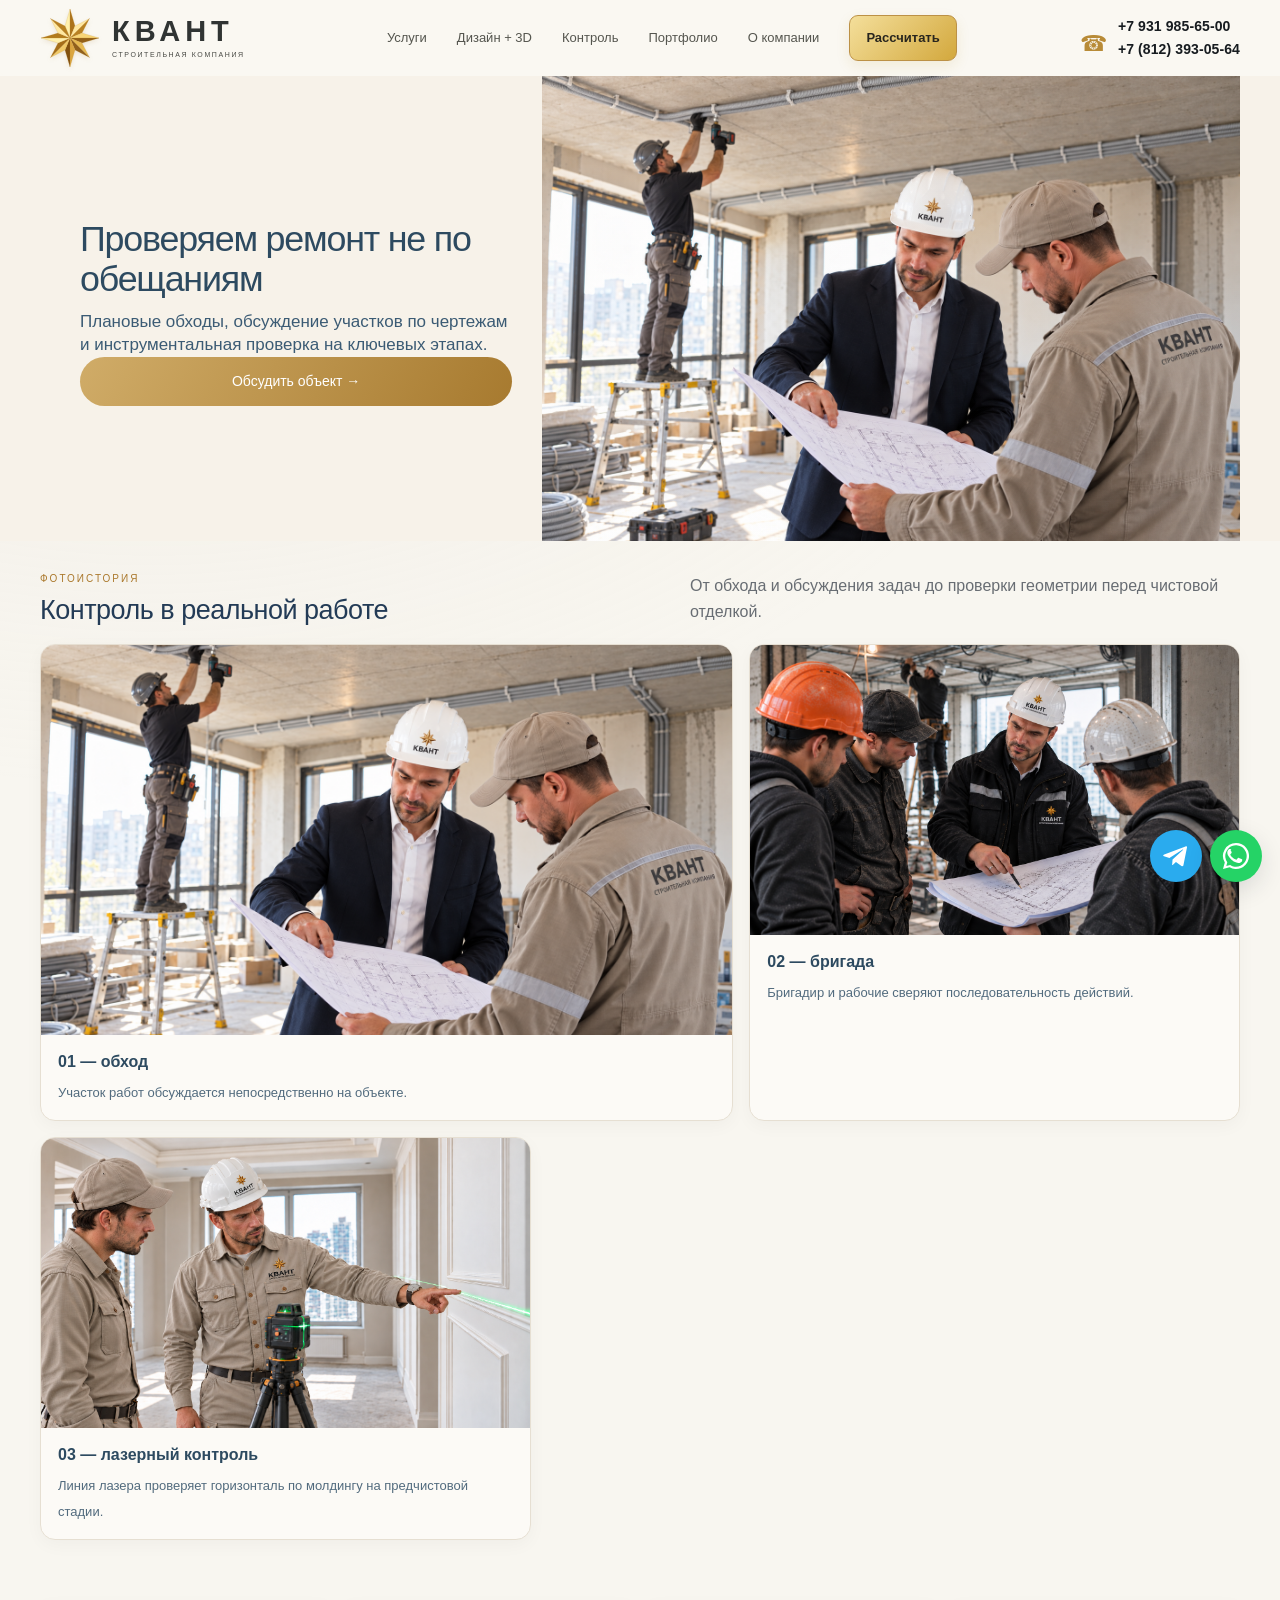
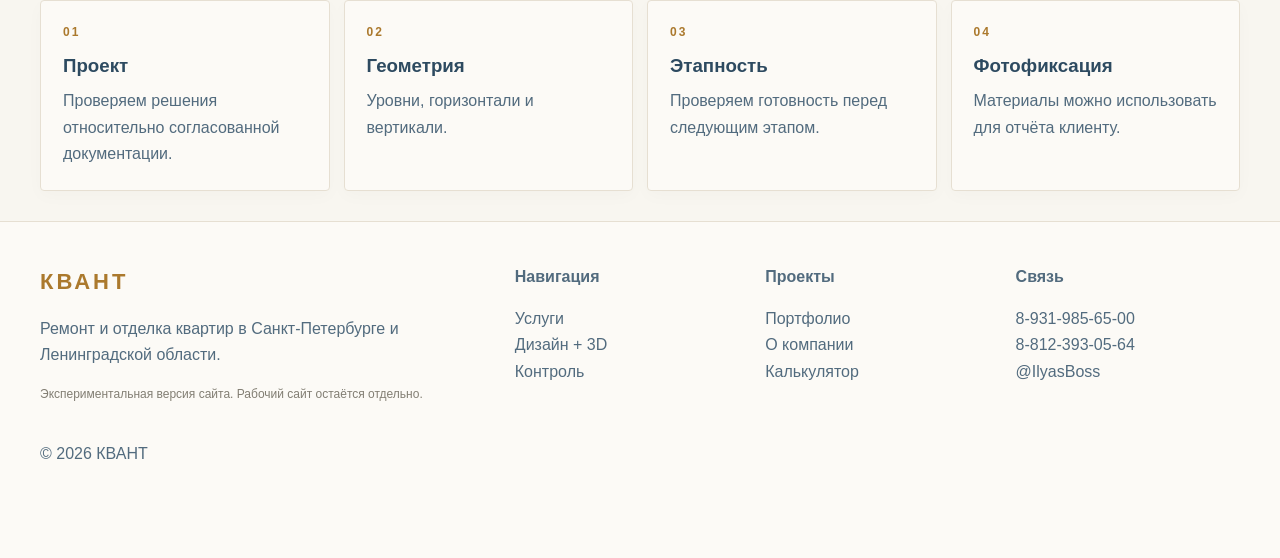
<file: control.html>
<!doctype html><html lang="ru"><head><meta charset="utf-8"><meta name="viewport" content="width=device-width,initial-scale=1"><title>Контроль и обходы — КВАНТ</title><meta name="description" content="КВАНТ — ремонт и отделка квартир, дизайн-проект и контроль работ в Санкт-Петербурге и Ленинградской области."><link rel="stylesheet" href="style.css?v=kvant-native-brand-20261101"><link rel="icon" href="favicon-kvant-gold-v4.ico?v=20261103-4" type="image/x-icon" sizes="16x16 32x32 48x48"><link rel="icon" href="assets/kvant-favicon-gold-v4-32.png?v=20261103-4" type="image/png" sizes="32x32"></head><body><header class="header"><div class="container nav">
<a class="brand native-brand" href="index.html" aria-label="КВАНТ — строительная компания"><svg class="brand-star" viewBox="0 0 120 120" xmlns="http://www.w3.org/2000/svg" aria-hidden="true" focusable="false"><polygon points="60,60 50,36 60,2" fill="#fff0ad" stroke="#bb8c35" stroke-width=".35"/><polygon points="60,60 60,2 70,36" fill="#ac731b" stroke="#bb8c35" stroke-width=".35"/><polygon points="60,60 70,36 99,21" fill="#ffe7a0" stroke="#bb8c35" stroke-width=".35"/><polygon points="60,60 99,21 84,50" fill="#b98122" stroke="#bb8c35" stroke-width=".35"/><polygon points="60,60 84,50 118,60" fill="#f8d577" stroke="#bb8c35" stroke-width=".35"/><polygon points="60,60 118,60 84,70" fill="#936018" stroke="#bb8c35" stroke-width=".35"/><polygon points="60,60 84,70 99,99" fill="#e6b950" stroke="#bb8c35" stroke-width=".35"/><polygon points="60,60 99,99 70,84" fill="#91601b" stroke="#bb8c35" stroke-width=".35"/><polygon points="60,60 70,84 60,118" fill="#dba640" stroke="#bb8c35" stroke-width=".35"/><polygon points="60,60 60,118 50,84" fill="#81500e" stroke="#bb8c35" stroke-width=".35"/><polygon points="60,60 50,84 21,99" fill="#f0c968" stroke="#bb8c35" stroke-width=".35"/><polygon points="60,60 21,99 36,70" fill="#a56e19" stroke="#bb8c35" stroke-width=".35"/><polygon points="60,60 36,70 2,60" fill="#fff0ad" stroke="#bb8c35" stroke-width=".35"/><polygon points="60,60 2,60 36,50" fill="#b27b1c" stroke="#bb8c35" stroke-width=".35"/><polygon points="60,60 36,50 21,21" fill="#ffe8a1" stroke="#bb8c35" stroke-width=".35"/><polygon points="60,60 21,21 50,36" fill="#b78021" stroke="#bb8c35" stroke-width=".35"/></svg><span class="brand-type"><strong>КВАНТ</strong><small>СТРОИТЕЛЬНАЯ КОМПАНИЯ</small></span></a>
<nav class="menu"><a href="services.html">Услуги</a><a href="design.html">Дизайн + 3D</a><a href="control.html">Контроль</a><a href="portfolio.html">Портфолио</a><a href="about.html">О компании</a><a href="calculator.html" class="nav-cta">Рассчитать</a></nav><div class="header-contacts"><a href="tel:+79319856500">+7 931 985-65-00</a><a href="tel:+78123930564">+7 (812) 393-05-64</a></div></div></header><main>
<section class="hero"><div class="container hero-grid"><div class="hero-copy"><div class="eyebrow">КОНТРОЛЬ</div><h1>Проверяем ремонт <span>не по обещаниям</span></h1><p class="lead">Плановые обходы, обсуждение участков по чертежам и инструментальная проверка на ключевых этапах.</p><a class="btn" href="contact.html">Обсудить объект →</a></div><div class="hero-media"><img src="rough-supervision.png?v=20261103-portfolio" alt="Руководитель и бригадир обсуждают участок по чертежу"></div></div></section>
<section class="section"><div class="container"><div class="section-head"><div><div class="eyebrow">ФОТОИСТОРИЯ</div><h2>Контроль в реальной работе</h2></div><p>От обхода и обсуждения задач до проверки геометрии перед чистовой отделкой.</p></div>
<div class="gallery"><figure><img src="rough-supervision.png?v=20261103-portfolio" alt="КВАНТ — ремонт и отделка квартир" loading="lazy"><figcaption><b>01 — обход</b><span>Участок работ обсуждается непосредственно на объекте.</span></figcaption></figure><figure><img src="turnkey-team.png?v=20261103-portfolio" alt="КВАНТ — ремонт и отделка квартир" loading="lazy"><figcaption><b>02 — бригада</b><span>Бригадир и рабочие сверяют последовательность действий.</span></figcaption></figure><figure><img src="finish-inspection.png?v=20261103-portfolio" alt="КВАНТ — ремонт и отделка квартир" loading="lazy"><figcaption><b>03 — лазерный контроль</b><span>Линия лазера проверяет горизонталь по молдингу на предчистовой стадии.</span></figcaption></figure></div></div></section>
<section class="section"><div class="container"><div class="features"><div class="feature"><div class="number">01</div><h3>Проект</h3><p>Проверяем решения относительно согласованной документации.</p></div><div class="feature"><div class="number">02</div><h3>Геометрия</h3><p>Уровни, горизонтали и вертикали.</p></div><div class="feature"><div class="number">03</div><h3>Этапность</h3><p>Проверяем готовность перед следующим этапом.</p></div><div class="feature"><div class="number">04</div><h3>Фотофиксация</h3><p>Материалы можно использовать для отчёта клиенту.</p></div></div></div></section>
</main><div class="sticky-actions"><a class="float gold" href="https://t.me/IlyasBoss" target="_blank" aria-label="Telegram"><svg viewBox="0 0 24 24" aria-hidden="true" focusable="false"><path fill="currentColor" d="m21.4 3.6-3.2 16c-.2 1.1-.9 1.3-1.8.8l-4.9-3.6-2.4 2.3c-.3.3-.5.5-1 .5l.4-5 9.2-8.3c.4-.4-.1-.6-.6-.2L5.7 13.3.9 11.8c-1-.3-1-1 .2-1.5L20 3c.9-.3 1.6.2 1.4.6Z"/></svg></a><a class="float" href="https://wa.me/79319856500?text=Здравствуйте!%20Хочу%20рассчитать%20ремонт." target="_blank" aria-label="WhatsApp"><svg viewBox="0 0 32 32" aria-hidden="true" focusable="false"><path fill="currentColor" d="M16 3a13 13 0 0 0-11.2 19.6L3 29l6.6-1.7A13 13 0 1 0 16 3Zm0 23.7c-1.9 0-3.8-.5-5.4-1.5l-.4-.2-3.9 1 1-3.8-.3-.4A10.7 10.7 0 1 1 16 26.7Z"/><path fill="currentColor" d="M11.3 9.8c-.3-.7-.6-.7-.9-.7h-.8c-.3 0-.7.1-1 .5s-1.3 1.3-1.3 3.1 1.3 3.6 1.5 3.8 2.6 4 6.3 5.6c3.1 1.3 3.7 1 4.4.9s2.2-.9 2.5-1.7.3-1.6.2-1.7-.3-.3-.7-.5l-2.6-1.2c-.4-.2-.7-.3-1 .2l-1.2 1.4c-.2.3-.5.3-.9.1s-1.7-.6-3.2-2c-1.2-1-2-2.3-2.2-2.7s0-.6.2-.8l.6-.7.4-.7c.1-.2 0-.5 0-.7l-1.2-2.2Z"/></svg></a></div><footer class="footer"><div class="container footer-grid">
<div><b class="footer-brand">КВАНТ</b><p>Ремонт и отделка квартир в Санкт-Петербурге и Ленинградской области.</p><p class="mini">Экспериментальная версия сайта. Рабочий сайт остаётся отдельно.</p></div>
<div><b>Навигация</b><p><a href="services.html">Услуги</a><br><a href="design.html">Дизайн + 3D</a><br><a href="control.html">Контроль</a></p></div>
<div><b>Проекты</b><p><a href="portfolio.html">Портфолио</a><br><a href="about.html">О компании</a><br><a href="calculator.html">Калькулятор</a></p></div>
<div><b>Связь</b><p>8-931-985-65-00<br>8-812-393-05-64<br>@IlyasBoss</p></div>
</div><div class="container" style="margin-top:25px">© <span data-year></span> КВАНТ</div></footer><script src="app.js"></script></body></html>
</file>
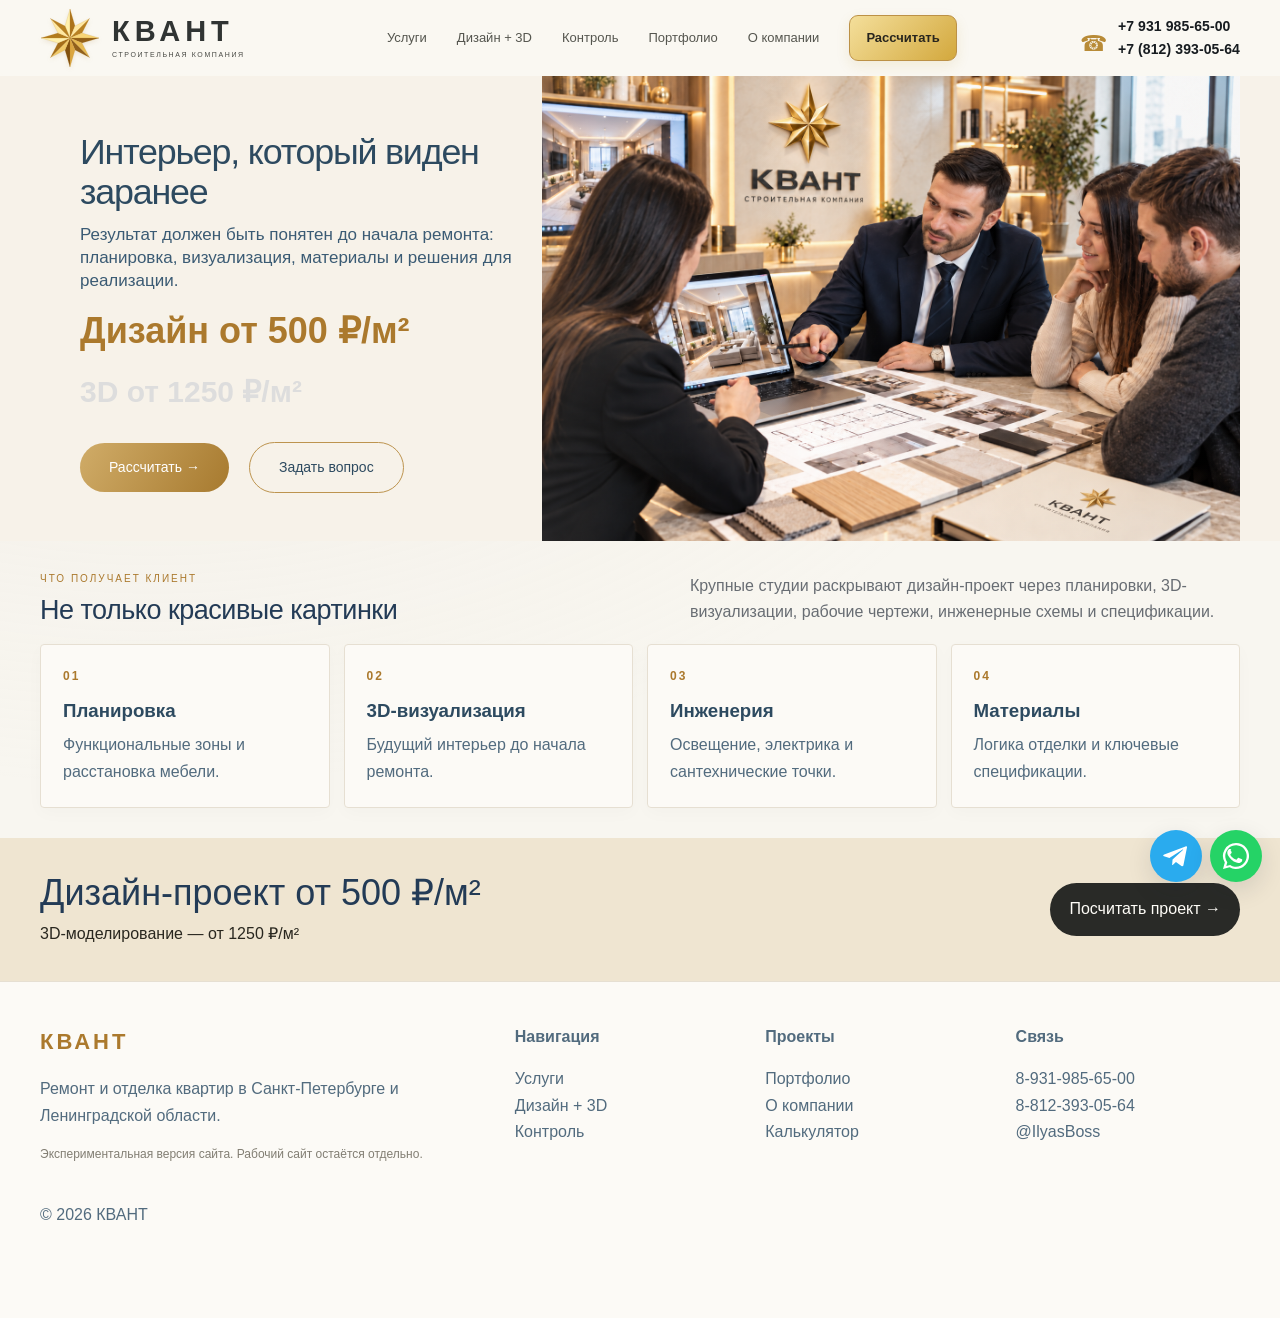
<file: design.html>
<!doctype html><html lang="ru"><head><meta charset="utf-8"><meta name="viewport" content="width=device-width,initial-scale=1"><title>Дизайн-проект + 3D — КВАНТ</title><meta name="description" content="КВАНТ — ремонт и отделка квартир, дизайн-проект и контроль работ в Санкт-Петербурге и Ленинградской области."><link rel="stylesheet" href="style.css?v=kvant-native-brand-20261101"><link rel="icon" href="favicon-kvant-gold-v4.ico?v=20261103-4" type="image/x-icon" sizes="16x16 32x32 48x48"><link rel="icon" href="assets/kvant-favicon-gold-v4-32.png?v=20261103-4" type="image/png" sizes="32x32"></head><body><header class="header"><div class="container nav">
<a class="brand native-brand" href="index.html" aria-label="КВАНТ — строительная компания"><svg class="brand-star" viewBox="0 0 120 120" xmlns="http://www.w3.org/2000/svg" aria-hidden="true" focusable="false"><polygon points="60,60 50,36 60,2" fill="#fff0ad" stroke="#bb8c35" stroke-width=".35"/><polygon points="60,60 60,2 70,36" fill="#ac731b" stroke="#bb8c35" stroke-width=".35"/><polygon points="60,60 70,36 99,21" fill="#ffe7a0" stroke="#bb8c35" stroke-width=".35"/><polygon points="60,60 99,21 84,50" fill="#b98122" stroke="#bb8c35" stroke-width=".35"/><polygon points="60,60 84,50 118,60" fill="#f8d577" stroke="#bb8c35" stroke-width=".35"/><polygon points="60,60 118,60 84,70" fill="#936018" stroke="#bb8c35" stroke-width=".35"/><polygon points="60,60 84,70 99,99" fill="#e6b950" stroke="#bb8c35" stroke-width=".35"/><polygon points="60,60 99,99 70,84" fill="#91601b" stroke="#bb8c35" stroke-width=".35"/><polygon points="60,60 70,84 60,118" fill="#dba640" stroke="#bb8c35" stroke-width=".35"/><polygon points="60,60 60,118 50,84" fill="#81500e" stroke="#bb8c35" stroke-width=".35"/><polygon points="60,60 50,84 21,99" fill="#f0c968" stroke="#bb8c35" stroke-width=".35"/><polygon points="60,60 21,99 36,70" fill="#a56e19" stroke="#bb8c35" stroke-width=".35"/><polygon points="60,60 36,70 2,60" fill="#fff0ad" stroke="#bb8c35" stroke-width=".35"/><polygon points="60,60 2,60 36,50" fill="#b27b1c" stroke="#bb8c35" stroke-width=".35"/><polygon points="60,60 36,50 21,21" fill="#ffe8a1" stroke="#bb8c35" stroke-width=".35"/><polygon points="60,60 21,21 50,36" fill="#b78021" stroke="#bb8c35" stroke-width=".35"/></svg><span class="brand-type"><strong>КВАНТ</strong><small>СТРОИТЕЛЬНАЯ КОМПАНИЯ</small></span></a>
<nav class="menu"><a href="services.html">Услуги</a><a href="design.html">Дизайн + 3D</a><a href="control.html">Контроль</a><a href="portfolio.html">Портфолио</a><a href="about.html">О компании</a><a href="calculator.html" class="nav-cta">Рассчитать</a></nav><div class="header-contacts"><a href="tel:+79319856500">+7 931 985-65-00</a><a href="tel:+78123930564">+7 (812) 393-05-64</a></div></div></header><main>
<section class="hero"><div class="container hero-grid"><div class="hero-copy"><div class="eyebrow">ДИЗАЙН + 3D</div><h1>Интерьер, который <span>виден заранее</span></h1><p class="lead">Результат должен быть понятен до начала ремонта: планировка, визуализация, материалы и решения для реализации.</p><div class="price" style="font-size:36px">Дизайн от 500 ₽/м²<br><small style="color:#ddd">3D от 1250 ₽/м²</small></div><div class="actions"><a class="btn" href="calculator.html">Рассчитать →</a><a class="btn alt" href="contact.html">Задать вопрос</a></div></div><div class="hero-media"><img src="design-consultation.png" alt="Руководитель обсуждает дизайн-проект с заказчиками"></div></div></section>
<section class="section"><div class="container"><div class="section-head"><div><div class="eyebrow">ЧТО ПОЛУЧАЕТ КЛИЕНТ</div><h2>Не только красивые картинки</h2></div><p>Крупные студии раскрывают дизайн-проект через планировки, 3D-визуализации, рабочие чертежи, инженерные схемы и спецификации. </p></div>
<div class="features"><div class="feature"><div class="number">01</div><h3>Планировка</h3><p>Функциональные зоны и расстановка мебели.</p></div><div class="feature"><div class="number">02</div><h3>3D-визуализация</h3><p>Будущий интерьер до начала ремонта.</p></div><div class="feature"><div class="number">03</div><h3>Инженерия</h3><p>Освещение, электрика и сантехнические точки.</p></div><div class="feature"><div class="number">04</div><h3>Материалы</h3><p>Логика отделки и ключевые спецификации.</p></div></div></div></section>
<section class="band"><div class="container band-grid"><div><h2>Дизайн-проект от 500 ₽/м²</h2><div>3D-моделирование — от 1250 ₽/м²</div></div><a class="btn dark" href="calculator.html">Посчитать проект →</a></div></section>
</main><div class="sticky-actions"><a class="float gold" href="https://t.me/IlyasBoss" target="_blank" aria-label="Telegram"><svg viewBox="0 0 24 24" aria-hidden="true" focusable="false"><path fill="currentColor" d="m21.4 3.6-3.2 16c-.2 1.1-.9 1.3-1.8.8l-4.9-3.6-2.4 2.3c-.3.3-.5.5-1 .5l.4-5 9.2-8.3c.4-.4-.1-.6-.6-.2L5.7 13.3.9 11.8c-1-.3-1-1 .2-1.5L20 3c.9-.3 1.6.2 1.4.6Z"/></svg></a><a class="float" href="https://wa.me/79319856500?text=Здравствуйте!%20Хочу%20рассчитать%20ремонт." target="_blank" aria-label="WhatsApp"><svg viewBox="0 0 32 32" aria-hidden="true" focusable="false"><path fill="currentColor" d="M16 3a13 13 0 0 0-11.2 19.6L3 29l6.6-1.7A13 13 0 1 0 16 3Zm0 23.7c-1.9 0-3.8-.5-5.4-1.5l-.4-.2-3.9 1 1-3.8-.3-.4A10.7 10.7 0 1 1 16 26.7Z"/><path fill="currentColor" d="M11.3 9.8c-.3-.7-.6-.7-.9-.7h-.8c-.3 0-.7.1-1 .5s-1.3 1.3-1.3 3.1 1.3 3.6 1.5 3.8 2.6 4 6.3 5.6c3.1 1.3 3.7 1 4.4.9s2.2-.9 2.5-1.7.3-1.6.2-1.7-.3-.3-.7-.5l-2.6-1.2c-.4-.2-.7-.3-1 .2l-1.2 1.4c-.2.3-.5.3-.9.1s-1.7-.6-3.2-2c-1.2-1-2-2.3-2.2-2.7s0-.6.2-.8l.6-.7.4-.7c.1-.2 0-.5 0-.7l-1.2-2.2Z"/></svg></a></div><footer class="footer"><div class="container footer-grid">
<div><b class="footer-brand">КВАНТ</b><p>Ремонт и отделка квартир в Санкт-Петербурге и Ленинградской области.</p><p class="mini">Экспериментальная версия сайта. Рабочий сайт остаётся отдельно.</p></div>
<div><b>Навигация</b><p><a href="services.html">Услуги</a><br><a href="design.html">Дизайн + 3D</a><br><a href="control.html">Контроль</a></p></div>
<div><b>Проекты</b><p><a href="portfolio.html">Портфолио</a><br><a href="about.html">О компании</a><br><a href="calculator.html">Калькулятор</a></p></div>
<div><b>Связь</b><p>8-931-985-65-00<br>8-812-393-05-64<br>@IlyasBoss</p></div>
</div><div class="container" style="margin-top:25px">© <span data-year></span> КВАНТ</div></footer><script src="app.js"></script></body></html>
</file>
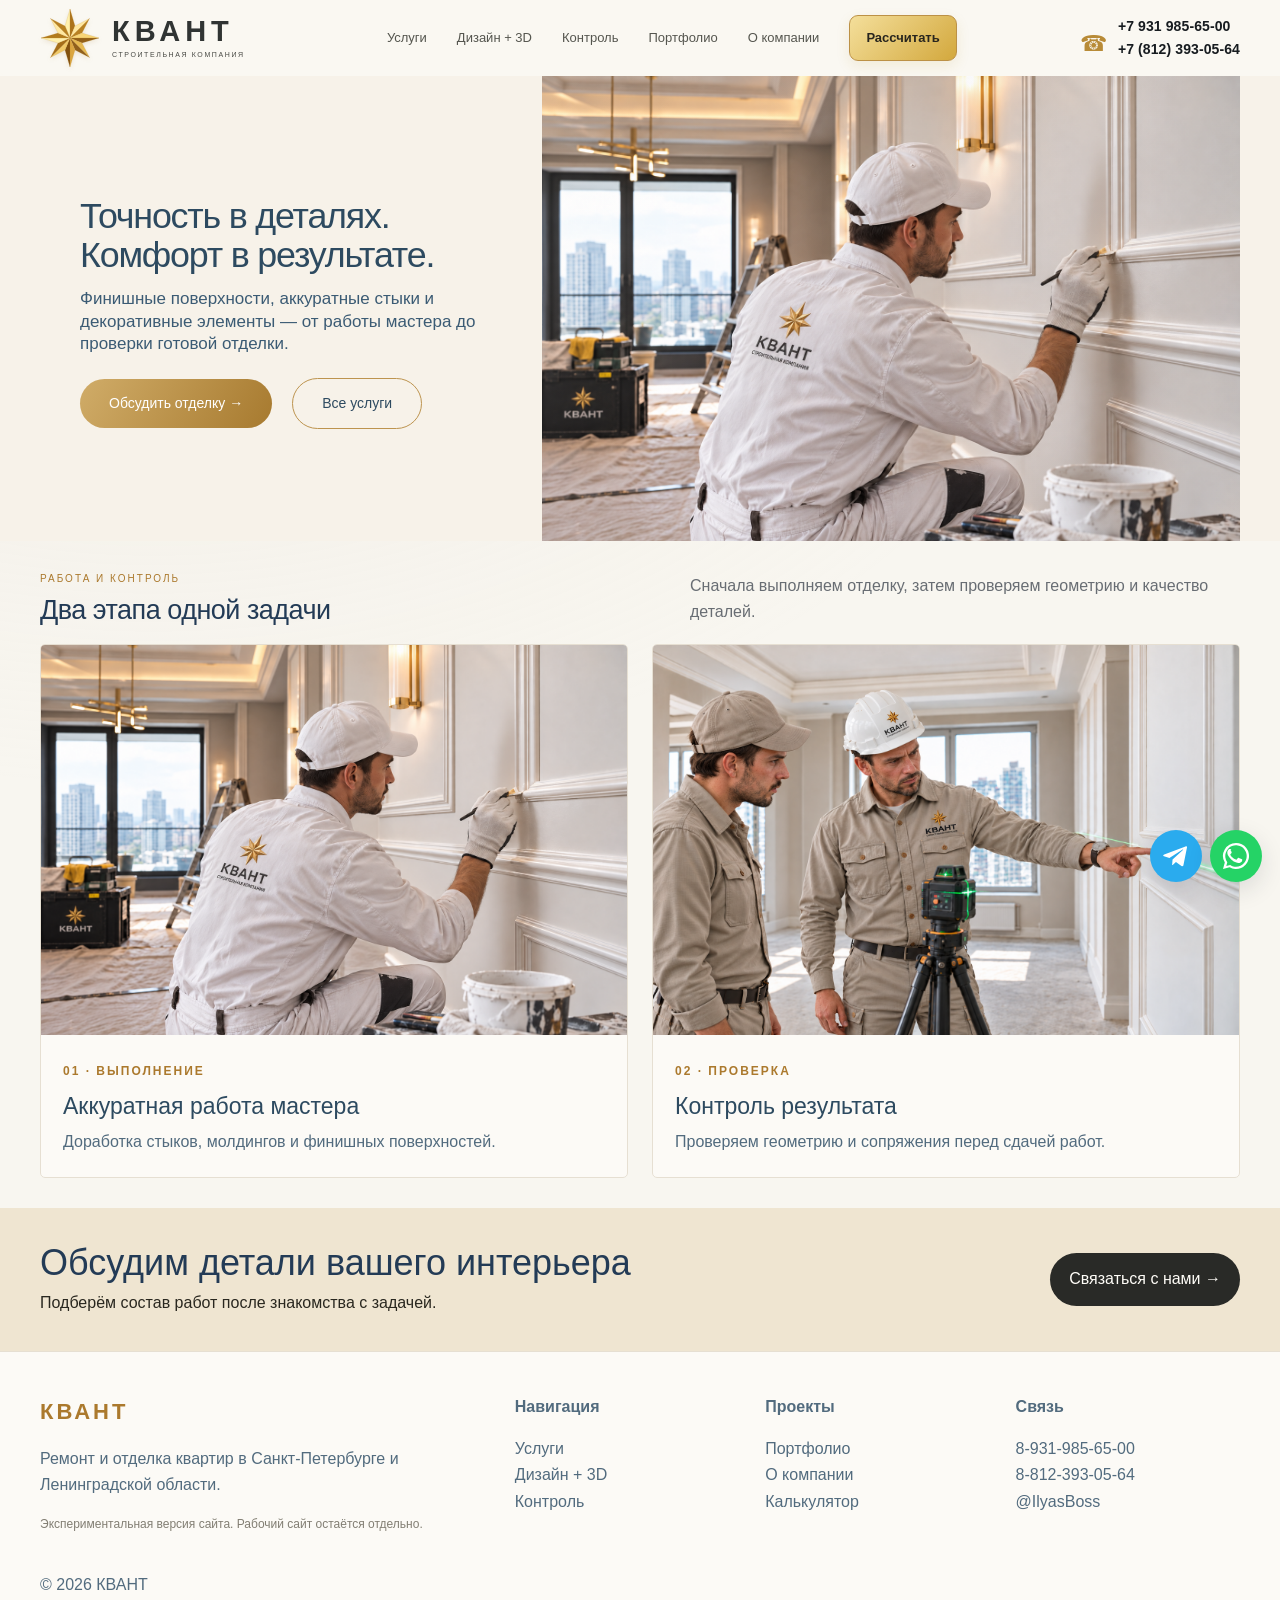
<file: finish.html>
<!doctype html><html lang="ru"><head><meta charset="utf-8"><meta name="viewport" content="width=device-width,initial-scale=1"><title>Чистовая отделка — КВАНТ</title><meta name="description" content="КВАНТ — ремонт и отделка квартир, дизайн-проект и контроль работ в Санкт-Петербурге и Ленинградской области."><link rel="stylesheet" href="style.css?v=kvant-native-brand-20261101"><link rel="icon" href="favicon-kvant-gold-v4.ico?v=20261103-4" type="image/x-icon" sizes="16x16 32x32 48x48"><link rel="icon" href="assets/kvant-favicon-gold-v4-32.png?v=20261103-4" type="image/png" sizes="32x32"></head><body><header class="header"><div class="container nav">
<a class="brand native-brand" href="index.html" aria-label="КВАНТ — строительная компания"><svg class="brand-star" viewBox="0 0 120 120" xmlns="http://www.w3.org/2000/svg" aria-hidden="true" focusable="false"><polygon points="60,60 50,36 60,2" fill="#fff0ad" stroke="#bb8c35" stroke-width=".35"/><polygon points="60,60 60,2 70,36" fill="#ac731b" stroke="#bb8c35" stroke-width=".35"/><polygon points="60,60 70,36 99,21" fill="#ffe7a0" stroke="#bb8c35" stroke-width=".35"/><polygon points="60,60 99,21 84,50" fill="#b98122" stroke="#bb8c35" stroke-width=".35"/><polygon points="60,60 84,50 118,60" fill="#f8d577" stroke="#bb8c35" stroke-width=".35"/><polygon points="60,60 118,60 84,70" fill="#936018" stroke="#bb8c35" stroke-width=".35"/><polygon points="60,60 84,70 99,99" fill="#e6b950" stroke="#bb8c35" stroke-width=".35"/><polygon points="60,60 99,99 70,84" fill="#91601b" stroke="#bb8c35" stroke-width=".35"/><polygon points="60,60 70,84 60,118" fill="#dba640" stroke="#bb8c35" stroke-width=".35"/><polygon points="60,60 60,118 50,84" fill="#81500e" stroke="#bb8c35" stroke-width=".35"/><polygon points="60,60 50,84 21,99" fill="#f0c968" stroke="#bb8c35" stroke-width=".35"/><polygon points="60,60 21,99 36,70" fill="#a56e19" stroke="#bb8c35" stroke-width=".35"/><polygon points="60,60 36,70 2,60" fill="#fff0ad" stroke="#bb8c35" stroke-width=".35"/><polygon points="60,60 2,60 36,50" fill="#b27b1c" stroke="#bb8c35" stroke-width=".35"/><polygon points="60,60 36,50 21,21" fill="#ffe8a1" stroke="#bb8c35" stroke-width=".35"/><polygon points="60,60 21,21 50,36" fill="#b78021" stroke="#bb8c35" stroke-width=".35"/></svg><span class="brand-type"><strong>КВАНТ</strong><small>СТРОИТЕЛЬНАЯ КОМПАНИЯ</small></span></a>
<nav class="menu"><a href="services.html">Услуги</a><a href="design.html">Дизайн + 3D</a><a href="control.html">Контроль</a><a href="portfolio.html">Портфолио</a><a href="about.html">О компании</a><a href="calculator.html" class="nav-cta">Рассчитать</a></nav><div class="header-contacts"><a href="tel:+79319856500">+7 931 985-65-00</a><a href="tel:+78123930564">+7 (812) 393-05-64</a></div></div></header><main>
<section class="hero"><div class="container hero-grid"><div class="hero-copy"><div class="eyebrow">ЧИСТОВАЯ ОТДЕЛКА</div><h1>Точность в деталях.<br><span>Комфорт в результате.</span></h1><p class="lead">Финишные поверхности, аккуратные стыки и декоративные элементы — от работы мастера до проверки готовой отделки.</p><div class="actions"><a class="btn" href="contact.html">Обсудить отделку →</a><a class="btn alt" href="services.html">Все услуги</a></div></div><div class="hero-media"><img src="finish-craft.png?v=20261103" alt="Мастер КВАНТ аккуратно отделывает стык настенного молдинга"></div></div></section>
<section class="section"><div class="container"><div class="section-head"><div><div class="eyebrow">РАБОТА И КОНТРОЛЬ</div><h2>Два этапа одной задачи</h2></div><p>Сначала выполняем отделку, затем проверяем геометрию и качество деталей.</p></div><div class="finish-story"><figure><img src="finish-craft.png?v=20261103" alt="Мастер в белой форме с золотой звездой КВАНТ выполняет чистовую отделку" loading="lazy"><figcaption><span class="number">01 · ВЫПОЛНЕНИЕ</span><h3>Аккуратная работа мастера</h3><p>Доработка стыков, молдингов и финишных поверхностей.</p></figcaption></figure><figure><img src="finish-inspection.png?v=20261103" alt="Руководитель и мастер проверяют молдинги лазерным уровнем" loading="lazy"><figcaption><span class="number">02 · ПРОВЕРКА</span><h3>Контроль результата</h3><p>Проверяем геометрию и сопряжения перед сдачей работ.</p></figcaption></figure></div></div></section>
<section class="band"><div class="container band-grid"><div><h2>Обсудим детали вашего интерьера</h2><div>Подберём состав работ после знакомства с задачей.</div></div><a class="btn dark" href="contact.html">Связаться с нами →</a></div></section>
</main><div class="sticky-actions"><a class="float gold" href="https://t.me/IlyasBoss" target="_blank" aria-label="Telegram"><svg viewBox="0 0 24 24" aria-hidden="true" focusable="false"><path fill="currentColor" d="m21.4 3.6-3.2 16c-.2 1.1-.9 1.3-1.8.8l-4.9-3.6-2.4 2.3c-.3.3-.5.5-1 .5l.4-5 9.2-8.3c.4-.4-.1-.6-.6-.2L5.7 13.3.9 11.8c-1-.3-1-1 .2-1.5L20 3c.9-.3 1.6.2 1.4.6Z"/></svg></a><a class="float" href="https://wa.me/79319856500?text=Здравствуйте!%20Хочу%20рассчитать%20ремонт." target="_blank" aria-label="WhatsApp"><svg viewBox="0 0 32 32" aria-hidden="true" focusable="false"><path fill="currentColor" d="M16 3a13 13 0 0 0-11.2 19.6L3 29l6.6-1.7A13 13 0 1 0 16 3Zm0 23.7c-1.9 0-3.8-.5-5.4-1.5l-.4-.2-3.9 1 1-3.8-.3-.4A10.7 10.7 0 1 1 16 26.7Z"/><path fill="currentColor" d="M11.3 9.8c-.3-.7-.6-.7-.9-.7h-.8c-.3 0-.7.1-1 .5s-1.3 1.3-1.3 3.1 1.3 3.6 1.5 3.8 2.6 4 6.3 5.6c3.1 1.3 3.7 1 4.4.9s2.2-.9 2.5-1.7.3-1.6.2-1.7-.3-.3-.7-.5l-2.6-1.2c-.4-.2-.7-.3-1 .2l-1.2 1.4c-.2.3-.5.3-.9.1s-1.7-.6-3.2-2c-1.2-1-2-2.3-2.2-2.7s0-.6.2-.8l.6-.7.4-.7c.1-.2 0-.5 0-.7l-1.2-2.2Z"/></svg></a></div><footer class="footer"><div class="container footer-grid">
<div><b class="footer-brand">КВАНТ</b><p>Ремонт и отделка квартир в Санкт-Петербурге и Ленинградской области.</p><p class="mini">Экспериментальная версия сайта. Рабочий сайт остаётся отдельно.</p></div>
<div><b>Навигация</b><p><a href="services.html">Услуги</a><br><a href="design.html">Дизайн + 3D</a><br><a href="control.html">Контроль</a></p></div>
<div><b>Проекты</b><p><a href="portfolio.html">Портфолио</a><br><a href="about.html">О компании</a><br><a href="calculator.html">Калькулятор</a></p></div>
<div><b>Связь</b><p>8-931-985-65-00<br>8-812-393-05-64<br>@IlyasBoss</p></div>
</div><div class="container" style="margin-top:25px">© <span data-year></span> КВАНТ</div></footer><script src="app.js"></script></body></html>
</file>
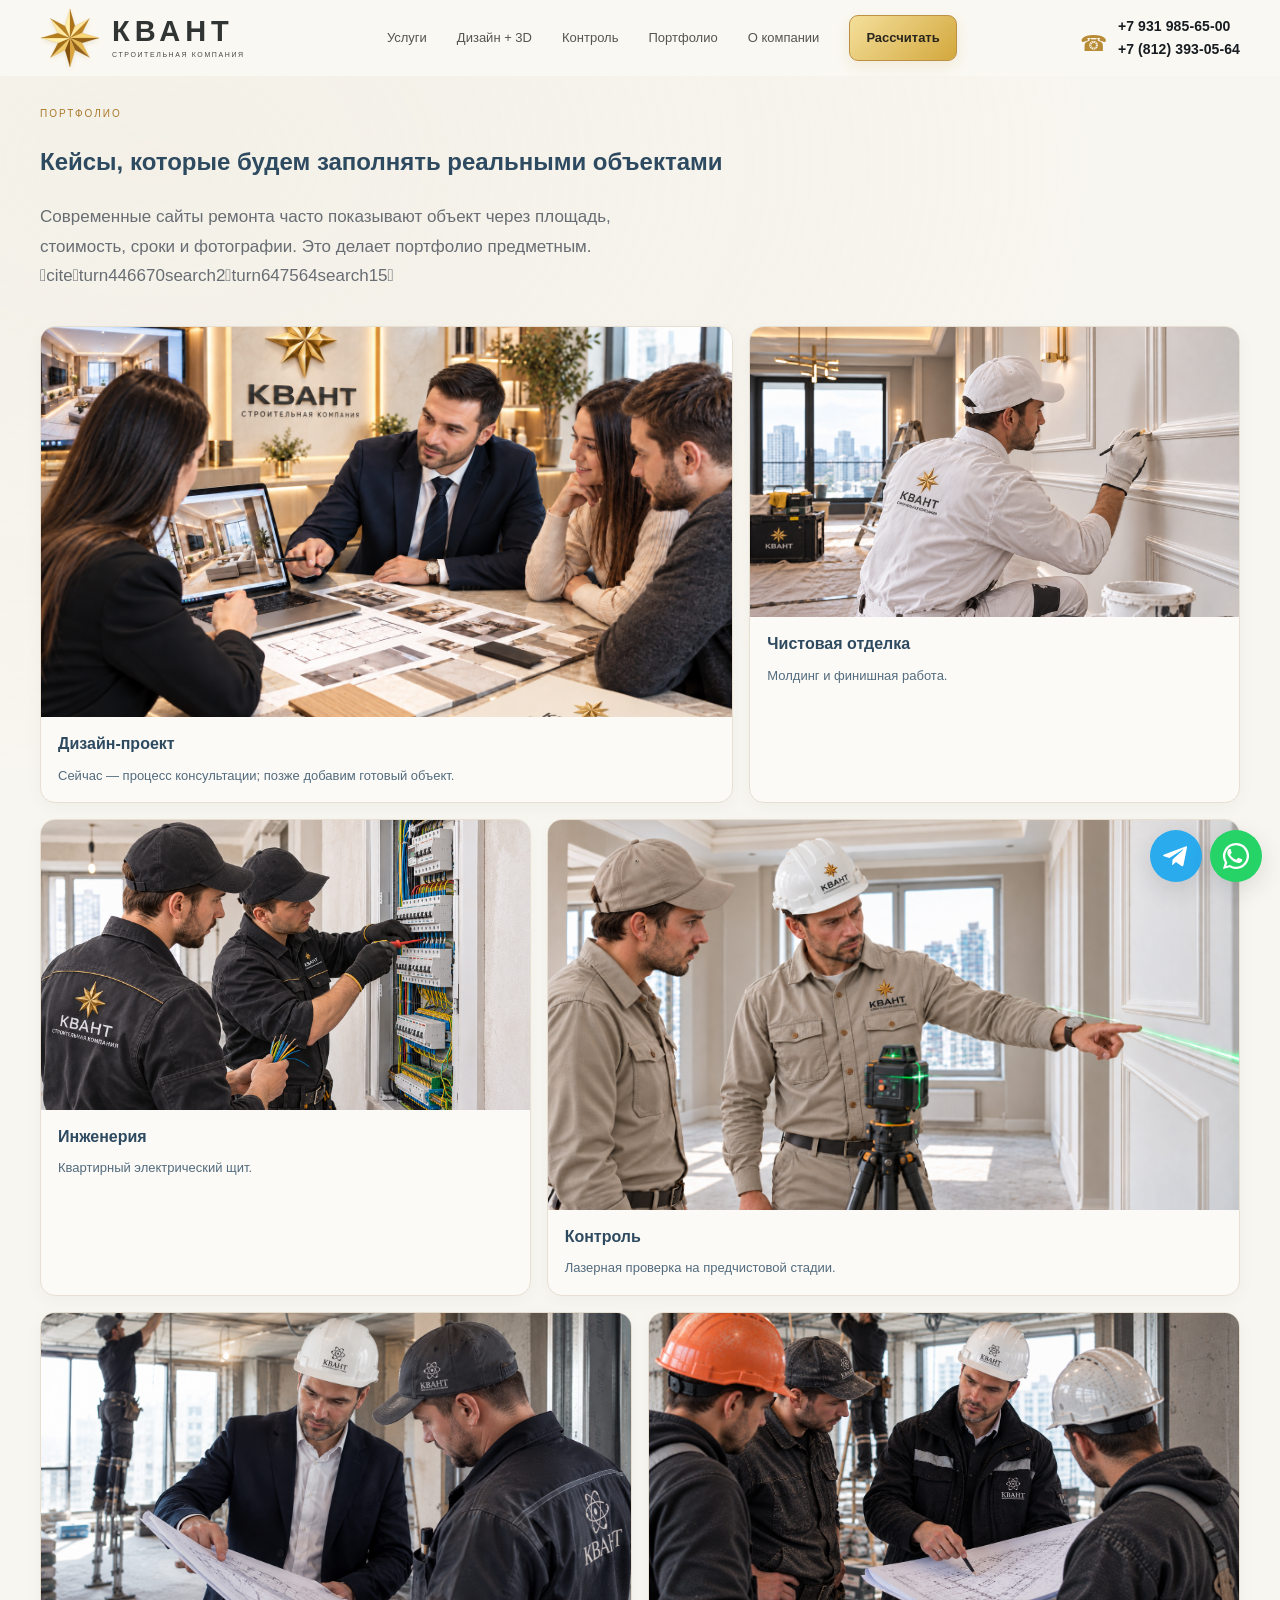
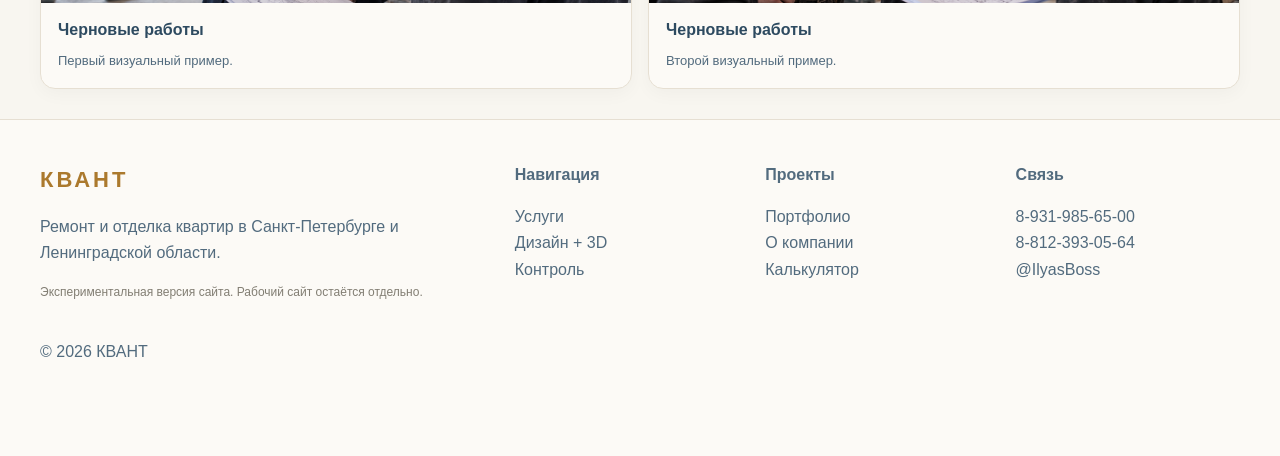
<file: portfolio.html>
<!doctype html><html lang="ru"><head><meta charset="utf-8"><meta name="viewport" content="width=device-width,initial-scale=1"><title>Портфолио — КВАНТ</title><meta name="description" content="КВАНТ — ремонт и отделка квартир, дизайн-проект и контроль работ в Санкт-Петербурге и Ленинградской области."><link rel="stylesheet" href="style.css?v=kvant-native-brand-20261101"><link rel="icon" href="favicon-kvant-gold-v4.ico?v=20261103-4" type="image/x-icon" sizes="16x16 32x32 48x48"><link rel="icon" href="assets/kvant-favicon-gold-v4-32.png?v=20261103-4" type="image/png" sizes="32x32"></head><body><header class="header"><div class="container nav">
<a class="brand native-brand" href="index.html" aria-label="КВАНТ — строительная компания"><svg class="brand-star" viewBox="0 0 120 120" xmlns="http://www.w3.org/2000/svg" aria-hidden="true" focusable="false"><polygon points="60,60 50,36 60,2" fill="#fff0ad" stroke="#bb8c35" stroke-width=".35"/><polygon points="60,60 60,2 70,36" fill="#ac731b" stroke="#bb8c35" stroke-width=".35"/><polygon points="60,60 70,36 99,21" fill="#ffe7a0" stroke="#bb8c35" stroke-width=".35"/><polygon points="60,60 99,21 84,50" fill="#b98122" stroke="#bb8c35" stroke-width=".35"/><polygon points="60,60 84,50 118,60" fill="#f8d577" stroke="#bb8c35" stroke-width=".35"/><polygon points="60,60 118,60 84,70" fill="#936018" stroke="#bb8c35" stroke-width=".35"/><polygon points="60,60 84,70 99,99" fill="#e6b950" stroke="#bb8c35" stroke-width=".35"/><polygon points="60,60 99,99 70,84" fill="#91601b" stroke="#bb8c35" stroke-width=".35"/><polygon points="60,60 70,84 60,118" fill="#dba640" stroke="#bb8c35" stroke-width=".35"/><polygon points="60,60 60,118 50,84" fill="#81500e" stroke="#bb8c35" stroke-width=".35"/><polygon points="60,60 50,84 21,99" fill="#f0c968" stroke="#bb8c35" stroke-width=".35"/><polygon points="60,60 21,99 36,70" fill="#a56e19" stroke="#bb8c35" stroke-width=".35"/><polygon points="60,60 36,70 2,60" fill="#fff0ad" stroke="#bb8c35" stroke-width=".35"/><polygon points="60,60 2,60 36,50" fill="#b27b1c" stroke="#bb8c35" stroke-width=".35"/><polygon points="60,60 36,50 21,21" fill="#ffe8a1" stroke="#bb8c35" stroke-width=".35"/><polygon points="60,60 21,21 50,36" fill="#b78021" stroke="#bb8c35" stroke-width=".35"/></svg><span class="brand-type"><strong>КВАНТ</strong><small>СТРОИТЕЛЬНАЯ КОМПАНИЯ</small></span></a>
<nav class="menu"><a href="services.html">Услуги</a><a href="design.html">Дизайн + 3D</a><a href="control.html">Контроль</a><a href="portfolio.html">Портфолио</a><a href="about.html">О компании</a><a href="calculator.html" class="nav-cta">Рассчитать</a></nav><div class="header-contacts"><a href="tel:+79319856500">+7 931 985-65-00</a><a href="tel:+78123930564">+7 (812) 393-05-64</a></div></div></header><main>
<section class="section"><div class="container"><div class="eyebrow">ПОРТФОЛИО</div><h1>Кейсы, которые будем заполнять реальными объектами</h1><p class="lead">Современные сайты ремонта часто показывают объект через площадь, стоимость, сроки и фотографии. Это делает портфолио предметным. citeturn446670search2turn647564search15</p>
<div class="gallery" style="margin-top:35px"><figure><img src="design-consultation.png?v=20261103-portfolio" alt="КВАНТ — ремонт и отделка квартир" loading="lazy"><figcaption><b>Дизайн-проект</b><span>Сейчас — процесс консультации; позже добавим готовый объект.</span></figcaption></figure><figure><img src="finish-craft.png?v=20261103-portfolio" alt="КВАНТ — ремонт и отделка квартир" loading="lazy"><figcaption><b>Чистовая отделка</b><span>Молдинг и финишная работа.</span></figcaption></figure><figure><img src="electrician-kvant.png" alt="Электрики КВАНТ в фирменной форме подключают квартирный электрический щит" loading="lazy"><figcaption><b>Инженерия</b><span>Квартирный электрический щит.</span></figcaption></figure><figure><img src="finish-inspection.png?v=20261103-portfolio" alt="КВАНТ — ремонт и отделка квартир" loading="lazy"><figcaption><b>Контроль</b><span>Лазерная проверка на предчистовой стадии.</span></figcaption></figure><figure><img src="rough-1.png" alt="КВАНТ — ремонт и отделка квартир" loading="lazy"><figcaption><b>Черновые работы</b><span>Первый визуальный пример.</span></figcaption></figure><figure><img src="rough-2.png" alt="КВАНТ — ремонт и отделка квартир" loading="lazy"><figcaption><b>Черновые работы</b><span>Второй визуальный пример.</span></figcaption></figure></div></div></section>
</main><div class="sticky-actions"><a class="float gold" href="https://t.me/IlyasBoss" target="_blank" aria-label="Telegram"><svg viewBox="0 0 24 24" aria-hidden="true" focusable="false"><path fill="currentColor" d="m21.4 3.6-3.2 16c-.2 1.1-.9 1.3-1.8.8l-4.9-3.6-2.4 2.3c-.3.3-.5.5-1 .5l.4-5 9.2-8.3c.4-.4-.1-.6-.6-.2L5.7 13.3.9 11.8c-1-.3-1-1 .2-1.5L20 3c.9-.3 1.6.2 1.4.6Z"/></svg></a><a class="float" href="https://wa.me/79319856500?text=Здравствуйте!%20Хочу%20рассчитать%20ремонт." target="_blank" aria-label="WhatsApp"><svg viewBox="0 0 32 32" aria-hidden="true" focusable="false"><path fill="currentColor" d="M16 3a13 13 0 0 0-11.2 19.6L3 29l6.6-1.7A13 13 0 1 0 16 3Zm0 23.7c-1.9 0-3.8-.5-5.4-1.5l-.4-.2-3.9 1 1-3.8-.3-.4A10.7 10.7 0 1 1 16 26.7Z"/><path fill="currentColor" d="M11.3 9.8c-.3-.7-.6-.7-.9-.7h-.8c-.3 0-.7.1-1 .5s-1.3 1.3-1.3 3.1 1.3 3.6 1.5 3.8 2.6 4 6.3 5.6c3.1 1.3 3.7 1 4.4.9s2.2-.9 2.5-1.7.3-1.6.2-1.7-.3-.3-.7-.5l-2.6-1.2c-.4-.2-.7-.3-1 .2l-1.2 1.4c-.2.3-.5.3-.9.1s-1.7-.6-3.2-2c-1.2-1-2-2.3-2.2-2.7s0-.6.2-.8l.6-.7.4-.7c.1-.2 0-.5 0-.7l-1.2-2.2Z"/></svg></a></div><footer class="footer"><div class="container footer-grid">
<div><b class="footer-brand">КВАНТ</b><p>Ремонт и отделка квартир в Санкт-Петербурге и Ленинградской области.</p><p class="mini">Экспериментальная версия сайта. Рабочий сайт остаётся отдельно.</p></div>
<div><b>Навигация</b><p><a href="services.html">Услуги</a><br><a href="design.html">Дизайн + 3D</a><br><a href="control.html">Контроль</a></p></div>
<div><b>Проекты</b><p><a href="portfolio.html">Портфолио</a><br><a href="about.html">О компании</a><br><a href="calculator.html">Калькулятор</a></p></div>
<div><b>Связь</b><p>8-931-985-65-00<br>8-812-393-05-64<br>@IlyasBoss</p></div>
</div><div class="container" style="margin-top:25px">© <span data-year></span> КВАНТ</div></footer><script src="app.js"></script></body></html>
</file>
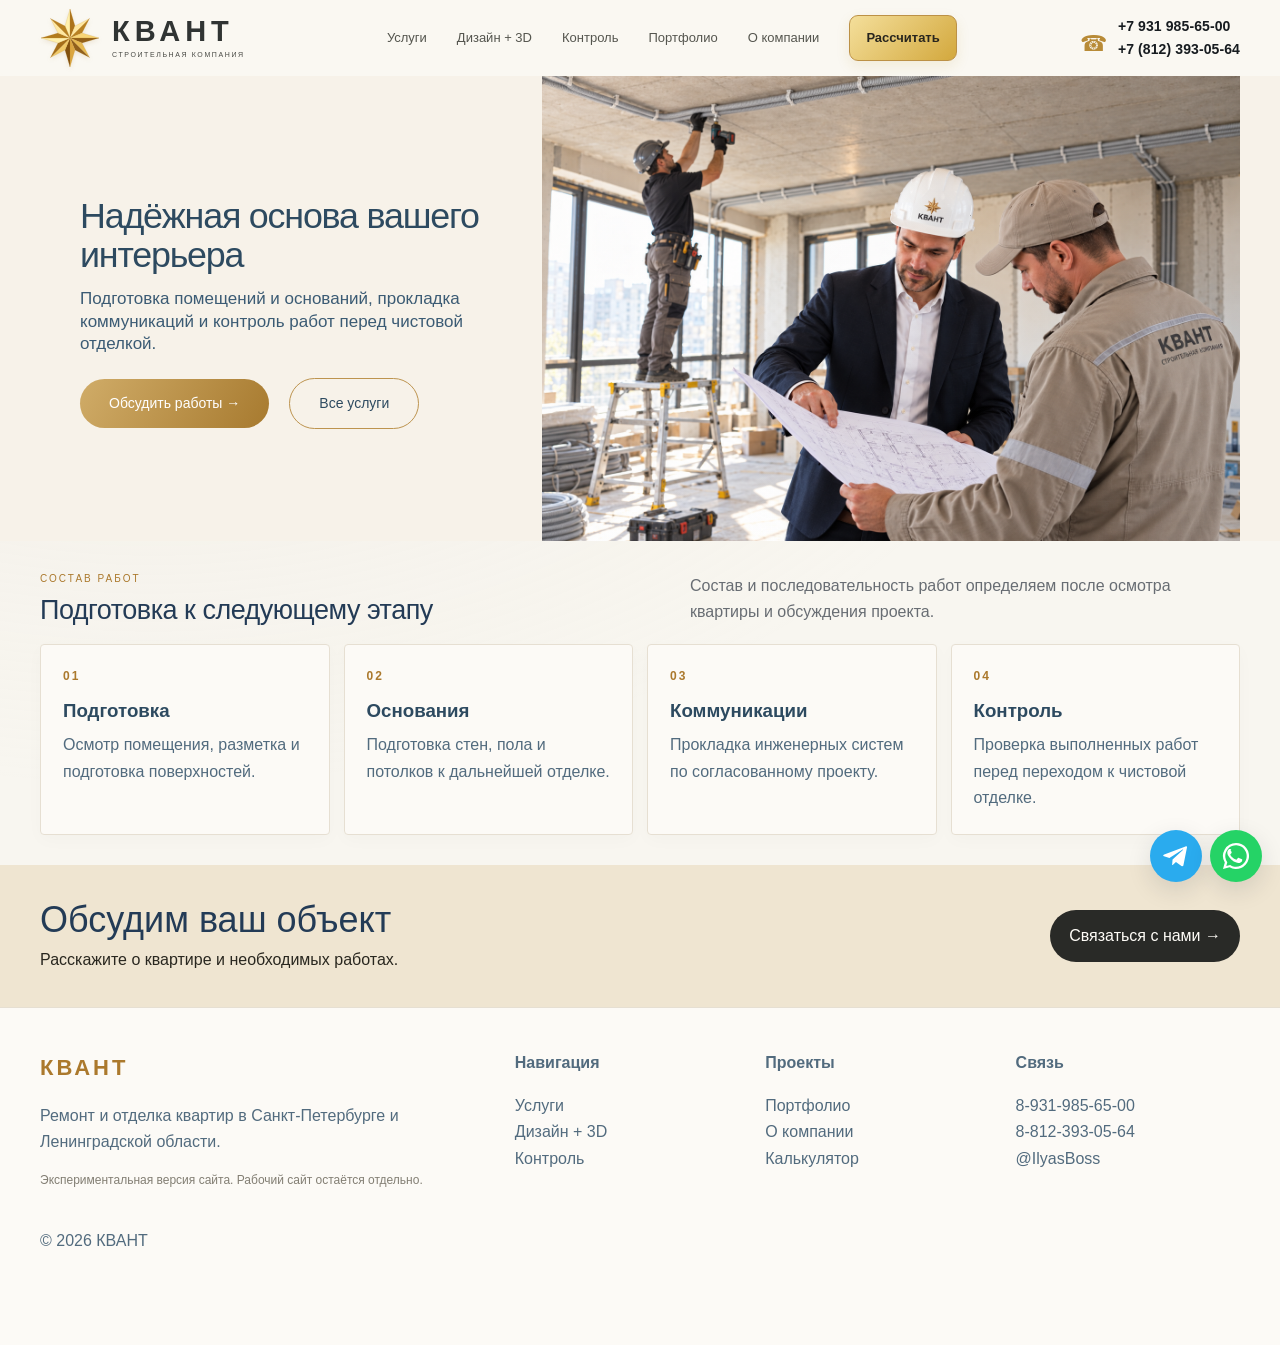
<file: rough.html>
<!doctype html><html lang="ru"><head><meta charset="utf-8"><meta name="viewport" content="width=device-width,initial-scale=1"><title>Черновые работы — КВАНТ</title><meta name="description" content="КВАНТ — ремонт и отделка квартир, дизайн-проект и контроль работ в Санкт-Петербурге и Ленинградской области."><link rel="stylesheet" href="style.css?v=kvant-native-brand-20261101"><link rel="icon" href="favicon-kvant-gold-v4.ico?v=20261103-4" type="image/x-icon" sizes="16x16 32x32 48x48"><link rel="icon" href="assets/kvant-favicon-gold-v4-32.png?v=20261103-4" type="image/png" sizes="32x32"></head><body><header class="header"><div class="container nav">
<a class="brand native-brand" href="index.html" aria-label="КВАНТ — строительная компания"><svg class="brand-star" viewBox="0 0 120 120" xmlns="http://www.w3.org/2000/svg" aria-hidden="true" focusable="false"><polygon points="60,60 50,36 60,2" fill="#fff0ad" stroke="#bb8c35" stroke-width=".35"/><polygon points="60,60 60,2 70,36" fill="#ac731b" stroke="#bb8c35" stroke-width=".35"/><polygon points="60,60 70,36 99,21" fill="#ffe7a0" stroke="#bb8c35" stroke-width=".35"/><polygon points="60,60 99,21 84,50" fill="#b98122" stroke="#bb8c35" stroke-width=".35"/><polygon points="60,60 84,50 118,60" fill="#f8d577" stroke="#bb8c35" stroke-width=".35"/><polygon points="60,60 118,60 84,70" fill="#936018" stroke="#bb8c35" stroke-width=".35"/><polygon points="60,60 84,70 99,99" fill="#e6b950" stroke="#bb8c35" stroke-width=".35"/><polygon points="60,60 99,99 70,84" fill="#91601b" stroke="#bb8c35" stroke-width=".35"/><polygon points="60,60 70,84 60,118" fill="#dba640" stroke="#bb8c35" stroke-width=".35"/><polygon points="60,60 60,118 50,84" fill="#81500e" stroke="#bb8c35" stroke-width=".35"/><polygon points="60,60 50,84 21,99" fill="#f0c968" stroke="#bb8c35" stroke-width=".35"/><polygon points="60,60 21,99 36,70" fill="#a56e19" stroke="#bb8c35" stroke-width=".35"/><polygon points="60,60 36,70 2,60" fill="#fff0ad" stroke="#bb8c35" stroke-width=".35"/><polygon points="60,60 2,60 36,50" fill="#b27b1c" stroke="#bb8c35" stroke-width=".35"/><polygon points="60,60 36,50 21,21" fill="#ffe8a1" stroke="#bb8c35" stroke-width=".35"/><polygon points="60,60 21,21 50,36" fill="#b78021" stroke="#bb8c35" stroke-width=".35"/></svg><span class="brand-type"><strong>КВАНТ</strong><small>СТРОИТЕЛЬНАЯ КОМПАНИЯ</small></span></a>
<nav class="menu"><a href="services.html">Услуги</a><a href="design.html">Дизайн + 3D</a><a href="control.html">Контроль</a><a href="portfolio.html">Портфолио</a><a href="about.html">О компании</a><a href="calculator.html" class="nav-cta">Рассчитать</a></nav><div class="header-contacts"><a href="tel:+79319856500">+7 931 985-65-00</a><a href="tel:+78123930564">+7 (812) 393-05-64</a></div></div></header><main>
<section class="hero"><div class="container hero-grid"><div class="hero-copy"><div class="eyebrow">ЧЕРНОВЫЕ РАБОТЫ</div><h1>Надёжная основа <span>вашего интерьера</span></h1><p class="lead">Подготовка помещений и оснований, прокладка коммуникаций и контроль работ перед чистовой отделкой.</p><div class="actions"><a class="btn" href="contact.html">Обсудить работы →</a><a class="btn alt" href="services.html">Все услуги</a></div></div><div class="hero-media"><img src="rough-supervision.png" alt="Руководитель и бригадир обсуждают чертежи, электрик крепит гофру к потолку"></div></div></section>
<section class="section"><div class="container"><div class="section-head"><div><div class="eyebrow">СОСТАВ РАБОТ</div><h2>Подготовка к следующему этапу</h2></div><p>Состав и последовательность работ определяем после осмотра квартиры и обсуждения проекта.</p></div><div class="features"><div class="feature"><div class="number">01</div><h3>Подготовка</h3><p>Осмотр помещения, разметка и подготовка поверхностей.</p></div><div class="feature"><div class="number">02</div><h3>Основания</h3><p>Подготовка стен, пола и потолков к дальнейшей отделке.</p></div><div class="feature"><div class="number">03</div><h3>Коммуникации</h3><p>Прокладка инженерных систем по согласованному проекту.</p></div><div class="feature"><div class="number">04</div><h3>Контроль</h3><p>Проверка выполненных работ перед переходом к чистовой отделке.</p></div></div></div></section>
<section class="band"><div class="container band-grid"><div><h2>Обсудим ваш объект</h2><div>Расскажите о квартире и необходимых работах.</div></div><a class="btn dark" href="contact.html">Связаться с нами →</a></div></section>
</main><div class="sticky-actions"><a class="float gold" href="https://t.me/IlyasBoss" target="_blank" aria-label="Telegram"><svg viewBox="0 0 24 24" aria-hidden="true" focusable="false"><path fill="currentColor" d="m21.4 3.6-3.2 16c-.2 1.1-.9 1.3-1.8.8l-4.9-3.6-2.4 2.3c-.3.3-.5.5-1 .5l.4-5 9.2-8.3c.4-.4-.1-.6-.6-.2L5.7 13.3.9 11.8c-1-.3-1-1 .2-1.5L20 3c.9-.3 1.6.2 1.4.6Z"/></svg></a><a class="float" href="https://wa.me/79319856500?text=Здравствуйте!%20Хочу%20рассчитать%20ремонт." target="_blank" aria-label="WhatsApp"><svg viewBox="0 0 32 32" aria-hidden="true" focusable="false"><path fill="currentColor" d="M16 3a13 13 0 0 0-11.2 19.6L3 29l6.6-1.7A13 13 0 1 0 16 3Zm0 23.7c-1.9 0-3.8-.5-5.4-1.5l-.4-.2-3.9 1 1-3.8-.3-.4A10.7 10.7 0 1 1 16 26.7Z"/><path fill="currentColor" d="M11.3 9.8c-.3-.7-.6-.7-.9-.7h-.8c-.3 0-.7.1-1 .5s-1.3 1.3-1.3 3.1 1.3 3.6 1.5 3.8 2.6 4 6.3 5.6c3.1 1.3 3.7 1 4.4.9s2.2-.9 2.5-1.7.3-1.6.2-1.7-.3-.3-.7-.5l-2.6-1.2c-.4-.2-.7-.3-1 .2l-1.2 1.4c-.2.3-.5.3-.9.1s-1.7-.6-3.2-2c-1.2-1-2-2.3-2.2-2.7s0-.6.2-.8l.6-.7.4-.7c.1-.2 0-.5 0-.7l-1.2-2.2Z"/></svg></a></div><footer class="footer"><div class="container footer-grid">
<div><b class="footer-brand">КВАНТ</b><p>Ремонт и отделка квартир в Санкт-Петербурге и Ленинградской области.</p><p class="mini">Экспериментальная версия сайта. Рабочий сайт остаётся отдельно.</p></div>
<div><b>Навигация</b><p><a href="services.html">Услуги</a><br><a href="design.html">Дизайн + 3D</a><br><a href="control.html">Контроль</a></p></div>
<div><b>Проекты</b><p><a href="portfolio.html">Портфолио</a><br><a href="about.html">О компании</a><br><a href="calculator.html">Калькулятор</a></p></div>
<div><b>Связь</b><p>8-931-985-65-00<br>8-812-393-05-64<br>@IlyasBoss</p></div>
</div><div class="container" style="margin-top:25px">© <span data-year></span> КВАНТ</div></footer><script src="app.js"></script></body></html>
</file>
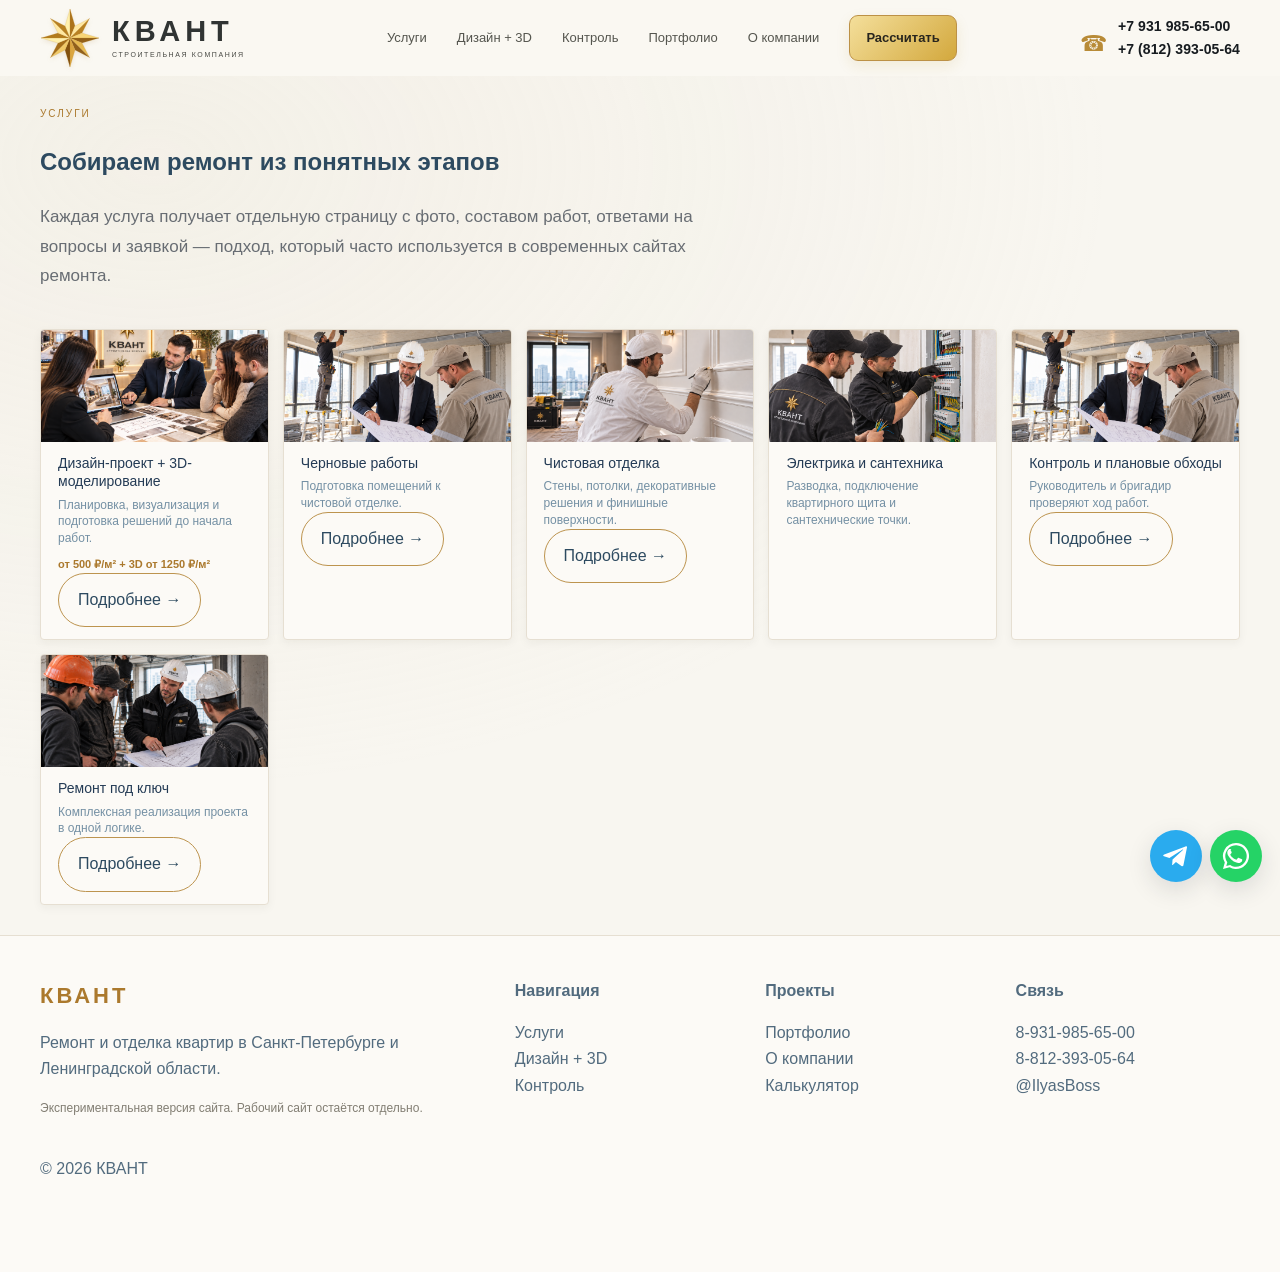
<file: services.html>
<!doctype html><html lang="ru"><head><meta charset="utf-8"><meta name="viewport" content="width=device-width,initial-scale=1"><title>Услуги — КВАНТ</title><meta name="description" content="КВАНТ — ремонт и отделка квартир, дизайн-проект и контроль работ в Санкт-Петербурге и Ленинградской области."><link rel="stylesheet" href="style.css?v=kvant-native-brand-20261101"><link rel="icon" href="favicon-kvant-gold-v4.ico?v=20261103-4" type="image/x-icon" sizes="16x16 32x32 48x48"><link rel="icon" href="assets/kvant-favicon-gold-v4-32.png?v=20261103-4" type="image/png" sizes="32x32"></head><body><header class="header"><div class="container nav">
<a class="brand native-brand" href="index.html" aria-label="КВАНТ — строительная компания"><svg class="brand-star" viewBox="0 0 120 120" xmlns="http://www.w3.org/2000/svg" aria-hidden="true" focusable="false"><polygon points="60,60 50,36 60,2" fill="#fff0ad" stroke="#bb8c35" stroke-width=".35"/><polygon points="60,60 60,2 70,36" fill="#ac731b" stroke="#bb8c35" stroke-width=".35"/><polygon points="60,60 70,36 99,21" fill="#ffe7a0" stroke="#bb8c35" stroke-width=".35"/><polygon points="60,60 99,21 84,50" fill="#b98122" stroke="#bb8c35" stroke-width=".35"/><polygon points="60,60 84,50 118,60" fill="#f8d577" stroke="#bb8c35" stroke-width=".35"/><polygon points="60,60 118,60 84,70" fill="#936018" stroke="#bb8c35" stroke-width=".35"/><polygon points="60,60 84,70 99,99" fill="#e6b950" stroke="#bb8c35" stroke-width=".35"/><polygon points="60,60 99,99 70,84" fill="#91601b" stroke="#bb8c35" stroke-width=".35"/><polygon points="60,60 70,84 60,118" fill="#dba640" stroke="#bb8c35" stroke-width=".35"/><polygon points="60,60 60,118 50,84" fill="#81500e" stroke="#bb8c35" stroke-width=".35"/><polygon points="60,60 50,84 21,99" fill="#f0c968" stroke="#bb8c35" stroke-width=".35"/><polygon points="60,60 21,99 36,70" fill="#a56e19" stroke="#bb8c35" stroke-width=".35"/><polygon points="60,60 36,70 2,60" fill="#fff0ad" stroke="#bb8c35" stroke-width=".35"/><polygon points="60,60 2,60 36,50" fill="#b27b1c" stroke="#bb8c35" stroke-width=".35"/><polygon points="60,60 36,50 21,21" fill="#ffe8a1" stroke="#bb8c35" stroke-width=".35"/><polygon points="60,60 21,21 50,36" fill="#b78021" stroke="#bb8c35" stroke-width=".35"/></svg><span class="brand-type"><strong>КВАНТ</strong><small>СТРОИТЕЛЬНАЯ КОМПАНИЯ</small></span></a>
<nav class="menu"><a href="services.html">Услуги</a><a href="design.html">Дизайн + 3D</a><a href="control.html">Контроль</a><a href="portfolio.html">Портфолио</a><a href="about.html">О компании</a><a href="calculator.html" class="nav-cta">Рассчитать</a></nav><div class="header-contacts"><a href="tel:+79319856500">+7 931 985-65-00</a><a href="tel:+78123930564">+7 (812) 393-05-64</a></div></div></header><main>
<section class="section"><div class="container"><div class="eyebrow">УСЛУГИ</div><h1>Собираем ремонт из понятных этапов</h1><p class="lead">Каждая услуга получает отдельную страницу с фото, составом работ, ответами на вопросы и заявкой — подход, который часто используется в современных сайтах ремонта. </p>
<div class="grid3" style="margin-top:38px">
<article class="card"><img class="card-media" src="design-consultation.png" alt="КВАНТ — ремонт и отделка квартир" loading="lazy"><div class="card-body"><h3>Дизайн-проект + 3D-моделирование</h3><p>Планировка, визуализация и подготовка решений до начала работ.</p><div class="price">от 500 ₽/м² + 3D от 1250 ₽/м²</div><a class="btn alt" href="design.html">Подробнее →</a></div></article>
<article class="card"><a href="rough.html"><img class="card-media" src="rough-supervision.png" alt="Черновые работы: руководитель и бригадир на объекте" loading="lazy"></a><div class="card-body"><h3>Черновые работы</h3><p>Подготовка помещений к чистовой отделке.</p><a class="btn alt" href="rough.html">Подробнее →</a></div></article>
<article class="card"><a href="finish.html"><img class="card-media" src="finish-craft.png?v=20261103" alt="Мастер выполняет чистовую отделку молдингов" loading="lazy"></a><div class="card-body"><h3>Чистовая отделка</h3><p>Стены, потолки, декоративные решения и финишные поверхности.</p><a class="btn alt" href="finish.html">Подробнее →</a></div></article>
<article class="card"><img class="card-media" src="electrician-kvant.png" alt="Электрики КВАНТ в фирменной форме подключают квартирный электрический щит" loading="lazy"><div class="card-body"><h3>Электрика и сантехника</h3><p>Разводка, подключение квартирного щита и сантехнические точки.</p></div></article>
<article class="card"><img class="card-media" src="rough-supervision.png?v=20261103-portfolio" alt="КВАНТ — ремонт и отделка квартир" loading="lazy"><div class="card-body"><h3>Контроль и плановые обходы</h3><p>Руководитель и бригадир проверяют ход работ.</p><a class="btn alt" href="control.html">Подробнее →</a></div></article>
<article class="card"><a href="turnkey.html"><img class="card-media" src="turnkey-team.png" alt="Бригада КВАНТ обсуждает ремонт под ключ" loading="lazy"></a><div class="card-body"><h3>Ремонт под ключ</h3><p>Комплексная реализация проекта в одной логике.</p><a class="btn alt" href="turnkey.html">Подробнее →</a></div></article>
</div></div></section>
</main><div class="sticky-actions"><a class="float gold" href="https://t.me/IlyasBoss" target="_blank" aria-label="Telegram"><svg viewBox="0 0 24 24" aria-hidden="true" focusable="false"><path fill="currentColor" d="m21.4 3.6-3.2 16c-.2 1.1-.9 1.3-1.8.8l-4.9-3.6-2.4 2.3c-.3.3-.5.5-1 .5l.4-5 9.2-8.3c.4-.4-.1-.6-.6-.2L5.7 13.3.9 11.8c-1-.3-1-1 .2-1.5L20 3c.9-.3 1.6.2 1.4.6Z"/></svg></a><a class="float" href="https://wa.me/79319856500?text=Здравствуйте!%20Хочу%20рассчитать%20ремонт." target="_blank" aria-label="WhatsApp"><svg viewBox="0 0 32 32" aria-hidden="true" focusable="false"><path fill="currentColor" d="M16 3a13 13 0 0 0-11.2 19.6L3 29l6.6-1.7A13 13 0 1 0 16 3Zm0 23.7c-1.9 0-3.8-.5-5.4-1.5l-.4-.2-3.9 1 1-3.8-.3-.4A10.7 10.7 0 1 1 16 26.7Z"/><path fill="currentColor" d="M11.3 9.8c-.3-.7-.6-.7-.9-.7h-.8c-.3 0-.7.1-1 .5s-1.3 1.3-1.3 3.1 1.3 3.6 1.5 3.8 2.6 4 6.3 5.6c3.1 1.3 3.7 1 4.4.9s2.2-.9 2.5-1.7.3-1.6.2-1.7-.3-.3-.7-.5l-2.6-1.2c-.4-.2-.7-.3-1 .2l-1.2 1.4c-.2.3-.5.3-.9.1s-1.7-.6-3.2-2c-1.2-1-2-2.3-2.2-2.7s0-.6.2-.8l.6-.7.4-.7c.1-.2 0-.5 0-.7l-1.2-2.2Z"/></svg></a></div><footer class="footer"><div class="container footer-grid">
<div><b class="footer-brand">КВАНТ</b><p>Ремонт и отделка квартир в Санкт-Петербурге и Ленинградской области.</p><p class="mini">Экспериментальная версия сайта. Рабочий сайт остаётся отдельно.</p></div>
<div><b>Навигация</b><p><a href="services.html">Услуги</a><br><a href="design.html">Дизайн + 3D</a><br><a href="control.html">Контроль</a></p></div>
<div><b>Проекты</b><p><a href="portfolio.html">Портфолио</a><br><a href="about.html">О компании</a><br><a href="calculator.html">Калькулятор</a></p></div>
<div><b>Связь</b><p>8-931-985-65-00<br>8-812-393-05-64<br>@IlyasBoss</p></div>
</div><div class="container" style="margin-top:25px">© <span data-year></span> КВАНТ</div></footer><script src="app.js"></script></body></html>
</file>
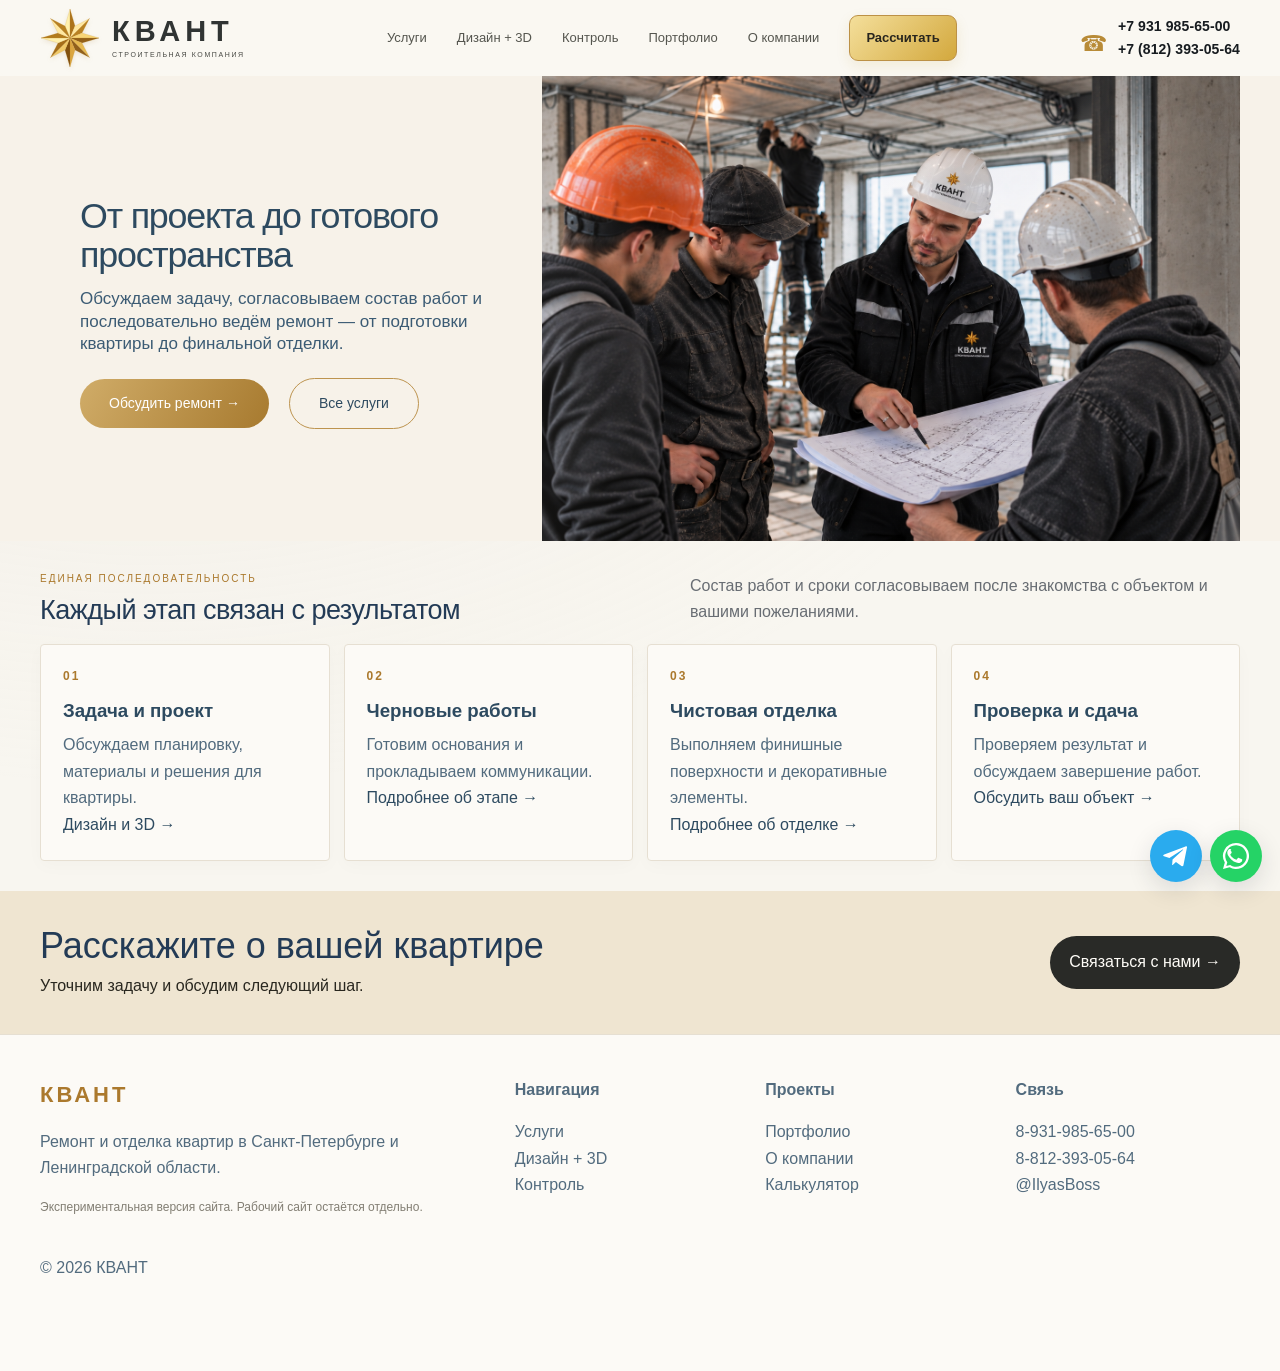
<file: turnkey.html>
<!doctype html><html lang="ru"><head><meta charset="utf-8"><meta name="viewport" content="width=device-width,initial-scale=1"><title>Ремонт под ключ — КВАНТ</title><meta name="description" content="КВАНТ — ремонт и отделка квартир, дизайн-проект и контроль работ в Санкт-Петербурге и Ленинградской области."><link rel="stylesheet" href="style.css?v=kvant-native-brand-20261101"><link rel="icon" href="favicon-kvant-gold-v4.ico?v=20261103-4" type="image/x-icon" sizes="16x16 32x32 48x48"><link rel="icon" href="assets/kvant-favicon-gold-v4-32.png?v=20261103-4" type="image/png" sizes="32x32"></head><body><header class="header"><div class="container nav">
<a class="brand native-brand" href="index.html" aria-label="КВАНТ — строительная компания"><svg class="brand-star" viewBox="0 0 120 120" xmlns="http://www.w3.org/2000/svg" aria-hidden="true" focusable="false"><polygon points="60,60 50,36 60,2" fill="#fff0ad" stroke="#bb8c35" stroke-width=".35"/><polygon points="60,60 60,2 70,36" fill="#ac731b" stroke="#bb8c35" stroke-width=".35"/><polygon points="60,60 70,36 99,21" fill="#ffe7a0" stroke="#bb8c35" stroke-width=".35"/><polygon points="60,60 99,21 84,50" fill="#b98122" stroke="#bb8c35" stroke-width=".35"/><polygon points="60,60 84,50 118,60" fill="#f8d577" stroke="#bb8c35" stroke-width=".35"/><polygon points="60,60 118,60 84,70" fill="#936018" stroke="#bb8c35" stroke-width=".35"/><polygon points="60,60 84,70 99,99" fill="#e6b950" stroke="#bb8c35" stroke-width=".35"/><polygon points="60,60 99,99 70,84" fill="#91601b" stroke="#bb8c35" stroke-width=".35"/><polygon points="60,60 70,84 60,118" fill="#dba640" stroke="#bb8c35" stroke-width=".35"/><polygon points="60,60 60,118 50,84" fill="#81500e" stroke="#bb8c35" stroke-width=".35"/><polygon points="60,60 50,84 21,99" fill="#f0c968" stroke="#bb8c35" stroke-width=".35"/><polygon points="60,60 21,99 36,70" fill="#a56e19" stroke="#bb8c35" stroke-width=".35"/><polygon points="60,60 36,70 2,60" fill="#fff0ad" stroke="#bb8c35" stroke-width=".35"/><polygon points="60,60 2,60 36,50" fill="#b27b1c" stroke="#bb8c35" stroke-width=".35"/><polygon points="60,60 36,50 21,21" fill="#ffe8a1" stroke="#bb8c35" stroke-width=".35"/><polygon points="60,60 21,21 50,36" fill="#b78021" stroke="#bb8c35" stroke-width=".35"/></svg><span class="brand-type"><strong>КВАНТ</strong><small>СТРОИТЕЛЬНАЯ КОМПАНИЯ</small></span></a>
<nav class="menu"><a href="services.html">Услуги</a><a href="design.html">Дизайн + 3D</a><a href="control.html">Контроль</a><a href="portfolio.html">Портфолио</a><a href="about.html">О компании</a><a href="calculator.html" class="nav-cta">Рассчитать</a></nav><div class="header-contacts"><a href="tel:+79319856500">+7 931 985-65-00</a><a href="tel:+78123930564">+7 (812) 393-05-64</a></div></div></header><main>
<section class="hero"><div class="container hero-grid"><div class="hero-copy"><div class="eyebrow">РЕМОНТ ПОД КЛЮЧ</div><h1>От проекта <span>до готового пространства</span></h1><p class="lead">Обсуждаем задачу, согласовываем состав работ и последовательно ведём ремонт — от подготовки квартиры до финальной отделки.</p><div class="actions"><a class="btn" href="contact.html">Обсудить ремонт →</a><a class="btn alt" href="services.html">Все услуги</a></div></div><div class="hero-media"><img src="turnkey-team.png" alt="Руководитель КВАНТ обсуждает чертёж и последовательность ремонта с бригадой"></div></div></section>
<section class="section"><div class="container"><div class="section-head"><div><div class="eyebrow">ЕДИНАЯ ПОСЛЕДОВАТЕЛЬНОСТЬ</div><h2>Каждый этап связан с результатом</h2></div><p>Состав работ и сроки согласовываем после знакомства с объектом и вашими пожеланиями.</p></div><div class="features"><div class="feature"><div class="number">01</div><h3>Задача и проект</h3><p>Обсуждаем планировку, материалы и решения для квартиры.</p><a href="design.html">Дизайн и 3D →</a></div><div class="feature"><div class="number">02</div><h3>Черновые работы</h3><p>Готовим основания и прокладываем коммуникации.</p><a href="rough.html">Подробнее об этапе →</a></div><div class="feature"><div class="number">03</div><h3>Чистовая отделка</h3><p>Выполняем финишные поверхности и декоративные элементы.</p><a href="finish.html">Подробнее об отделке →</a></div><div class="feature"><div class="number">04</div><h3>Проверка и сдача</h3><p>Проверяем результат и обсуждаем завершение работ.</p><a href="contact.html">Обсудить ваш объект →</a></div></div></div></section>
<section class="band"><div class="container band-grid"><div><h2>Расскажите о вашей квартире</h2><div>Уточним задачу и обсудим следующий шаг.</div></div><a class="btn dark" href="contact.html">Связаться с нами →</a></div></section>
</main><div class="sticky-actions"><a class="float gold" href="https://t.me/IlyasBoss" target="_blank" aria-label="Telegram"><svg viewBox="0 0 24 24" aria-hidden="true" focusable="false"><path fill="currentColor" d="m21.4 3.6-3.2 16c-.2 1.1-.9 1.3-1.8.8l-4.9-3.6-2.4 2.3c-.3.3-.5.5-1 .5l.4-5 9.2-8.3c.4-.4-.1-.6-.6-.2L5.7 13.3.9 11.8c-1-.3-1-1 .2-1.5L20 3c.9-.3 1.6.2 1.4.6Z"/></svg></a><a class="float" href="https://wa.me/79319856500?text=Здравствуйте!%20Хочу%20рассчитать%20ремонт." target="_blank" aria-label="WhatsApp"><svg viewBox="0 0 32 32" aria-hidden="true" focusable="false"><path fill="currentColor" d="M16 3a13 13 0 0 0-11.2 19.6L3 29l6.6-1.7A13 13 0 1 0 16 3Zm0 23.7c-1.9 0-3.8-.5-5.4-1.5l-.4-.2-3.9 1 1-3.8-.3-.4A10.7 10.7 0 1 1 16 26.7Z"/><path fill="currentColor" d="M11.3 9.8c-.3-.7-.6-.7-.9-.7h-.8c-.3 0-.7.1-1 .5s-1.3 1.3-1.3 3.1 1.3 3.6 1.5 3.8 2.6 4 6.3 5.6c3.1 1.3 3.7 1 4.4.9s2.2-.9 2.5-1.7.3-1.6.2-1.7-.3-.3-.7-.5l-2.6-1.2c-.4-.2-.7-.3-1 .2l-1.2 1.4c-.2.3-.5.3-.9.1s-1.7-.6-3.2-2c-1.2-1-2-2.3-2.2-2.7s0-.6.2-.8l.6-.7.4-.7c.1-.2 0-.5 0-.7l-1.2-2.2Z"/></svg></a></div><footer class="footer"><div class="container footer-grid">
<div><b class="footer-brand">КВАНТ</b><p>Ремонт и отделка квартир в Санкт-Петербурге и Ленинградской области.</p><p class="mini">Экспериментальная версия сайта. Рабочий сайт остаётся отдельно.</p></div>
<div><b>Навигация</b><p><a href="services.html">Услуги</a><br><a href="design.html">Дизайн + 3D</a><br><a href="control.html">Контроль</a></p></div>
<div><b>Проекты</b><p><a href="portfolio.html">Портфолио</a><br><a href="about.html">О компании</a><br><a href="calculator.html">Калькулятор</a></p></div>
<div><b>Связь</b><p>8-931-985-65-00<br>8-812-393-05-64<br>@IlyasBoss</p></div>
</div><div class="container" style="margin-top:25px">© <span data-year></span> КВАНТ</div></footer><script src="app.js"></script></body></html>
</file>
<file: style.css>
:root{
  --bg:#f5f2eb;--surface:#fffdf8;--surface-2:#f0ebe1;
  --gold:#c49a32;--gold-dark:#98701a;--gold-light:#f0d985;
  --ink:#252722;--muted:#6d6d65;--line:#e4ddcf;
  --radius:18px;--shadow:0 14px 38px rgba(38,34,25,.08);
}
*{box-sizing:border-box}
html{scroll-behavior:smooth;scroll-padding-top:100px}
body{margin:0;background:var(--bg);color:var(--ink);font-family:Inter,Arial,Helvetica,sans-serif;line-height:1.65;-webkit-font-smoothing:antialiased}
body:before{content:"";position:fixed;inset:0;z-index:-1;pointer-events:none;background:radial-gradient(ellipse at 85% 4%,rgba(196,154,50,.12),transparent 32%),radial-gradient(ellipse at 5% 40%,rgba(120,105,73,.045),transparent 34%)}
a{color:inherit;text-decoration:none}
img{display:block;max-width:100%}
button,input,select,textarea{font:inherit}
.container{width:min(1180px,calc(100% - 48px));margin-inline:auto}
.header{position:sticky;top:0;z-index:100;background:rgba(255,253,248,.94);backdrop-filter:blur(16px);border-bottom:1px solid rgba(65,55,35,.12)}
.nav{min-height:84px;display:flex;align-items:center;gap:28px}
.brand{display:flex;align-items:center;gap:12px;margin-right:auto;flex-shrink:0}
.brand-mark{display:block;width:52px;height:52px;flex:0 0 52px;filter:drop-shadow(0 4px 6px rgba(151,105,0,.16))}
.brand span{display:block}
.brand strong{display:block;color:var(--ink);font-size:21px;line-height:1.2;letter-spacing:3px;font-weight:900}
.brand small{display:block;margin-top:4px;color:#827a69;font-size:8px;line-height:1.3;letter-spacing:1.25px;font-weight:700}
.menu{display:flex;align-items:center;justify-content:flex-end;gap:clamp(12px,1.7vw,22px);font-size:13px;white-space:nowrap}
.menu a{color:#55564f;transition:color .2s ease}
.menu a:hover{color:var(--gold-dark)}
.menu .nav-cta{display:inline-flex;align-items:center;justify-content:center;padding:11px 16px;border:1px solid var(--gold);border-radius:9px;background:linear-gradient(135deg,#f4df9b,#d3a83d);color:#28251e;font-weight:800;box-shadow:0 5px 14px rgba(173,128,24,.12)}
.hero{padding:68px 0 56px}
.hero-grid{display:grid;grid-template-columns:minmax(0,1fr) minmax(0,.96fr);gap:42px;align-items:stretch}
.hero-copy{display:flex;flex-direction:column;justify-content:center;min-width:0}
.eyebrow{font-size:10px;font-weight:850;letter-spacing:2px;color:var(--gold-dark);text-transform:uppercase}
.hero h1{font-size:clamp(43px,5.4vw,74px);line-height:1.02;margin:15px 0 20px;letter-spacing:-2.5px;font-weight:850}
.hero h1 span{color:#a77b17}
.lead{font-size:17px;color:var(--muted);max-width:660px;line-height:1.75}
.actions{display:flex;gap:12px;flex-wrap:wrap;margin-top:10px}
.btn{display:inline-flex;align-items:center;justify-content:center;gap:8px;min-height:48px;padding:13px 19px;border:1px solid var(--gold);border-radius:9px;background:linear-gradient(135deg,#f2dc91,#d0a23a);color:#29261e;font-weight:800;cursor:pointer;text-align:center;transition:transform .2s,box-shadow .2s,border-color .2s}
.btn:hover{transform:translateY(-2px);box-shadow:0 9px 22px rgba(151,105,0,.16)}
.btn.alt{background:var(--surface);border-color:#d9d0bd;color:#3f4039}
.btn.alt:hover{border-color:var(--gold);color:var(--gold-dark)}
.btn.dark{background:#292a27;color:#fffdf8;border-color:#292a27}
.hero-media{position:relative;min-height:510px;overflow:hidden;border:1px solid #ded5c3;border-radius:22px;background:#e8e0d1;box-shadow:var(--shadow)}
.hero-media>img{width:100%;height:100%;min-height:510px;object-fit:cover}
.hero-media:after{content:"";position:absolute;inset:0;background:linear-gradient(180deg,transparent 48%,rgba(18,19,17,.7))}
.hero-caption{position:absolute;z-index:2;left:24px;right:24px;bottom:21px;display:flex;justify-content:space-between;align-items:flex-end;gap:15px;color:#fff}
.hero-caption strong{font-size:23px;letter-spacing:2px}.hero-caption small{color:#f1eee6}
.pills{display:flex;gap:8px;flex-wrap:wrap;margin-top:22px}
.pill{padding:7px 11px;border:1px solid #e3dac8;background:var(--surface);border-radius:999px;color:#5d5a50;font-size:12px}
.section{padding:76px 0}
.section-head{display:flex;justify-content:space-between;align-items:flex-end;gap:28px;margin-bottom:30px}
.section-head h2{margin:7px 0 0;font-size:clamp(29px,3.2vw,42px);line-height:1.15;letter-spacing:-1.1px}
.section-head p{margin:0;color:var(--muted);max-width:550px}
.grid3{display:grid;grid-template-columns:repeat(3,minmax(0,1fr));gap:18px}
.grid2{display:grid;grid-template-columns:repeat(2,minmax(0,1fr));gap:18px}
.card{min-width:0;background:var(--surface);border:1px solid var(--line);border-radius:var(--radius);overflow:hidden;box-shadow:0 6px 20px rgba(38,34,25,.035);transition:transform .22s,border-color .22s,box-shadow .22s}
.card:hover{transform:translateY(-3px);border-color:#d4b75e;box-shadow:var(--shadow)}
.card-media{width:100%;height:240px;object-fit:cover;background:var(--surface-2)}
.card-body{padding:21px}
.card-body h3{margin:0 0 8px;font-size:19px;line-height:1.35}
.card-body p{margin:0;color:var(--muted)}
.price{color:var(--gold-dark);font-weight:850;margin-top:13px}
.number{color:var(--gold-dark);font-size:12px;font-weight:900;letter-spacing:2px}
.features{display:grid;grid-template-columns:repeat(4,minmax(0,1fr));gap:14px}
.feature{padding:22px;border:1px solid var(--line);background:var(--surface);border-radius:var(--radius);box-shadow:0 5px 18px rgba(38,34,25,.025)}
.feature h3{margin:9px 0 6px}.feature p{color:var(--muted);margin:0}
.band{padding:42px 0;background:linear-gradient(110deg,#f6e7b1,#e8cd75 55%,#d5ae4e);color:#29271f}
.band-grid{display:flex;justify-content:space-between;align-items:center;gap:24px}
.band h2{font-size:clamp(27px,3vw,36px);line-height:1.15;margin:0 0 7px}
.gallery{display:grid;grid-template-columns:repeat(12,minmax(0,1fr));gap:16px}
.gallery figure{min-width:0;margin:0;background:var(--surface);border:1px solid var(--line);border-radius:15px;overflow:hidden;box-shadow:0 5px 18px rgba(38,34,25,.035)}
.gallery figure:nth-child(1){grid-column:span 7}.gallery figure:nth-child(2){grid-column:span 5}.gallery figure:nth-child(3){grid-column:span 5}.gallery figure:nth-child(4){grid-column:span 7}.gallery figure:nth-child(n+5){grid-column:span 6}
.gallery img{width:100%;height:290px;object-fit:cover;background:var(--surface-2)}
.gallery figure:nth-child(1) img,.gallery figure:nth-child(4) img{height:390px}
.gallery figcaption{padding:14px 17px}.gallery figcaption b{display:block;margin-bottom:4px}.gallery figcaption span{color:var(--muted);font-size:13px}
.process{display:grid;grid-template-columns:minmax(0,1fr) minmax(0,1.15fr);gap:45px;align-items:start}
.steps{display:grid;grid-template-columns:repeat(2,minmax(0,1fr));gap:14px}
.step{padding:20px;border:1px solid var(--line);background:var(--surface);border-radius:13px}
.step .number{font-size:25px;letter-spacing:0}.step h3{margin:11px 0 5px}.step p{color:var(--muted);margin:0}
.calculator{display:grid;grid-template-columns:minmax(0,1.05fr) minmax(0,.95fr);gap:22px}
.calc-panel,.calc-result{min-width:0;border:1px solid var(--line);background:var(--surface);border-radius:16px;padding:24px;box-shadow:0 5px 20px rgba(38,34,25,.035)}
.field{margin-bottom:17px}.field label{display:block;color:#45463f;font-size:14px;margin-bottom:7px}
.field input,.field select,.field textarea,.form-card input,.form-card textarea{width:100%;min-width:0;padding:12px 14px;border-radius:8px;background:#fffefa;color:var(--ink);border:1px solid #ded6c7;font:inherit}
.field input:focus,.field select:focus,.field textarea:focus,.form-card input:focus,.form-card textarea:focus{outline:2px solid rgba(196,154,50,.22);border-color:var(--gold)}
.chips{display:flex;flex-wrap:wrap;gap:8px}.chip{border:1px solid #ddd4c3;color:#4c4b44;padding:9px 12px;border-radius:8px;background:#fffefa;cursor:pointer}
.chip.active{background:#f5e8b8;color:#5d4700;border-color:#d4b65a;font-weight:800}
.calc-number{font-size:clamp(34px,4vw,46px);color:var(--gold-dark);font-weight:900;line-height:1.2;overflow-wrap:anywhere}
.calc-note{color:var(--muted);font-size:13px;margin-top:10px}
.breakdown{margin-top:23px;border-top:1px solid var(--line)}.breakdown div{display:flex;justify-content:space-between;gap:14px;padding:12px 0;border-bottom:1px solid var(--line)}
.form-grid{display:grid;grid-template-columns:minmax(0,1fr) minmax(0,440px);gap:40px;align-items:start}
.form-card{min-width:0;background:var(--surface);border:1px solid var(--line);border-radius:16px;padding:23px;box-shadow:var(--shadow)}
.form-card form{display:grid;gap:11px}
.faq{border-top:1px solid var(--line)}details{border-bottom:1px solid var(--line);padding:16px 0}summary{cursor:pointer;font-weight:800}details p{color:var(--muted);margin:10px 0 0;max-width:850px}
.team{display:grid;grid-template-columns:1.1fr .9fr;gap:22px}
.team-card{min-width:0;border:1px solid var(--line);border-radius:16px;overflow:hidden;background:var(--surface);box-shadow:var(--shadow)}
.team-card img{height:390px;width:100%;object-fit:cover}.team-card .pad{padding:20px}
.sticky-actions{position:fixed;right:18px;bottom:18px;z-index:60;display:flex;gap:8px}
.float{width:52px;height:52px;border-radius:50%;display:flex;align-items:center;justify-content:center;background:var(--surface);color:#333;border:1px solid #ded6c7;font-weight:900;box-shadow:0 8px 24px rgba(28,39,54,.13)}
.float.gold{background:linear-gradient(135deg,#f4df99,#d0a23a);color:#29251e;border-color:#d0a23a}
.qr{display:flex;gap:18px;align-items:center}.qr img{width:150px;background:#fff;padding:8px;border:1px solid var(--line);border-radius:8px}
.footer{padding:42px 0;border-top:1px solid var(--line);color:var(--muted);background:var(--surface)}
.footer-grid{display:grid;grid-template-columns:2fr 1fr 1fr 1fr;gap:26px}
.footer-brand{display:inline-block;color:var(--gold-dark);font-size:22px;font-weight:900;letter-spacing:3px}
.footer a:hover{color:var(--gold-dark)}.mini{font-size:12px;color:#827e73}.disclaimer{font-size:12px;color:#827e73;margin-top:15px}
@media(max-width:1050px){
 .nav{gap:18px}.menu{gap:12px;font-size:12px}.brand-mark{width:46px;height:46px;flex-basis:46px}.brand strong{font-size:19px}
 .hero-grid{gap:28px}.hero-media,.hero-media>img{min-height:450px}.form-grid{grid-template-columns:minmax(0,1fr) minmax(0,380px);gap:25px}
 .footer-grid{grid-template-columns:2fr 1fr 1fr}
}
@media(max-width:820px){
 .container{width:min(100% - 36px,680px)}
 .nav{min-height:auto;flex-wrap:wrap;gap:8px;padding:12px 0}
 .brand{margin-right:0;min-height:48px}
 .menu{width:100%;justify-content:flex-start;gap:8px;overflow-x:auto;padding:7px 0 5px;white-space:nowrap;scrollbar-width:thin}
 .menu a{flex:0 0 auto;padding:7px 9px;border-radius:7px;background:rgba(231,223,207,.42)}
 .menu .nav-cta{padding:8px 12px}
 .hero{padding:42px 0 35px}.hero-grid{grid-template-columns:1fr;gap:24px}.hero h1{font-size:clamp(40px,8vw,62px)}
 .hero-media,.hero-media>img{min-height:360px}
 .section{padding:58px 0}.features{grid-template-columns:repeat(2,minmax(0,1fr))}
 .grid3{grid-template-columns:repeat(2,minmax(0,1fr))}
 .process,.calculator,.team{grid-template-columns:1fr;gap:24px}
 .form-grid{grid-template-columns:1fr;gap:24px}
 .form-card{max-width:none}.footer-grid{grid-template-columns:repeat(2,minmax(0,1fr))}
}
@media(max-width:560px){
 .container{width:calc(100% - 28px)}
 .brand-mark{width:43px;height:43px;flex-basis:43px}.brand{gap:9px}.brand strong{font-size:18px}.brand small{font-size:7px;letter-spacing:.9px}
 .menu{gap:6px}.menu a{font-size:12px;padding:7px 8px}
 .hero{padding-top:32px}.hero h1{font-size:clamp(36px,10vw,48px);letter-spacing:-1.6px}
 .lead{font-size:16px}.actions{display:grid;grid-template-columns:1fr}.actions .btn{width:100%}
 .hero-media,.hero-media>img{min-height:300px}.hero-caption{left:16px;right:16px;bottom:15px}
 .section{padding:48px 0}.section-head{display:block;margin-bottom:23px}.section-head p{margin-top:12px}.section-head h2{font-size:30px}
 .grid3,.grid2,.features,.steps,.footer-grid{grid-template-columns:1fr}
 .card-media{height:220px}.gallery{display:grid;grid-template-columns:1fr}.gallery figure,.gallery figure:nth-child(n){grid-column:auto}
 .gallery img,.gallery figure:nth-child(1) img,.gallery figure:nth-child(4) img{height:260px}
 .band{padding:32px 0}.band-grid{display:block}.band h2{font-size:29px}.band .btn{margin-top:16px}
 .sticky-actions{left:10px;right:10px;bottom:10px;gap:7px}.float{flex:1;width:auto;height:46px;border-radius:9px}
 .qr{display:block}.qr img{margin-bottom:12px}.calc-panel,.calc-result,.form-card{padding:18px}
 .breakdown div{font-size:14px;align-items:flex-start}.team-card img{height:300px}
}
@media(prefers-reduced-motion:reduce){html{scroll-behavior:auto}*,*:before,*:after{transition:none!important}}


/* Premium light brand refresh — October 2026 */
:root{--bg:#f8f5ef;--surface:#fffefa;--surface-2:#f1ece3;--gold:#c9a044;--gold-dark:#98701a;--gold-light:#f0d985;--ink:#252b34;--muted:#6d7075;--line:#e7dfd2}
body:before{background:radial-gradient(ellipse at 85% 4%,rgba(201,160,68,.11),transparent 32%),radial-gradient(ellipse at 5% 40%,rgba(35,58,83,.035),transparent 34%)}
.header .nav{gap:22px}
.brand small{color:#7b756b;font-size:8px;letter-spacing:1.1px}
.header-contacts{display:flex;flex-direction:column;gap:4px;flex:0 0 auto;margin-left:4px;white-space:nowrap}
.header-contacts a{font-size:12px;line-height:1.35;font-weight:800;color:#243d59;letter-spacing:.1px}
.header-contacts a:first-child{color:#98701a}
.header-contacts a:hover{color:#c49a32}
.hero h1,.section-head h2,.process h2,.band h2{color:#233b56}
.hero h1 span{color:#a77b17}
.section-head p,.lead{color:#686d73}
@media(max-width:1180px){.header .nav{gap:14px}.header-contacts a{font-size:11px}.menu{gap:10px}}
@media(max-width:1050px){.header-contacts{order:3;flex-direction:row;gap:12px;width:100%;margin:0 0 5px 58px}.header .nav{flex-wrap:wrap}.menu{flex:1}}
@media(max-width:560px){.header-contacts{margin:0;width:100%;justify-content:space-between;gap:8px}.header-contacts a{font-size:11px}.brand small{font-size:7px}}


/* Reference layout: visual alignment with supplied Kvant screenshots */
.header .nav{min-height:72px;gap:clamp(12px,2vw,30px)}
.brand-mark{width:62px;height:62px;flex-basis:62px}.brand strong{font-size:27px;letter-spacing:4px}.brand small{font-size:7px;letter-spacing:1px}
.menu{flex:1;justify-content:center;gap:clamp(10px,1.8vw,25px);font-size:11px}.menu a.active{color:#a77b17;border-bottom:2px solid #b88b37;padding-bottom:8px}
.header-contacts{position:relative;padding-left:17px;border-left:1px solid #c7a66c}.header-contacts:before{content:"☎";position:absolute;left:-23px;top:0;color:#b88b37;font-size:15px}.header-contacts a,.header-contacts a:first-child{font-size:12px;color:#263b50;font-weight:600}
.hero{padding:0;background:#f7f2e9;overflow:hidden}.hero-grid{width:100%;max-width:none;grid-template-columns:minmax(0, .88fr) minmax(0,1.12fr);gap:0;min-height:385px}.hero-copy{padding:36px max(34px,calc((100vw - 1140px)/2)) 32px; padding-right:25px}.hero .eyebrow{font-size:11px;letter-spacing:2px;font-weight:600}.hero h1{font-size:clamp(30px,3vw,45px);line-height:1.13;letter-spacing:-1.2px;margin:15px 0 12px;color:#252b34;font-weight:500}.hero h1 span{color:#252b34}.hero .lead{font-size:14px;line-height:1.55;color:#263b50;margin:0}.actions{align-items:center;margin-top:21px;gap:18px}.hero .btn{min-height:44px;border-radius:30px;padding:12px 22px;font-size:12px;color:#fff;background:linear-gradient(120deg,#d6b36c,#a8792b);border:0}.work-link{display:flex;align-items:center;gap:10px;font-size:11px;line-height:1.4;color:#263b50}.play{display:flex;align-items:center;justify-content:center;width:43px;height:43px;border:1px solid #c5a15f;border-radius:50%;color:#b88b37;font-size:13px}.hero-media{min-height:385px;border:0;border-radius:0;box-shadow:none;position:relative}.hero-media>img{min-height:385px;height:100%;object-fit:cover;border-radius:0}.hero-media:after{background:linear-gradient(90deg,rgba(248,245,239,.08),transparent 25%,rgba(30,25,18,.03))}.hero-caption{left:24px;bottom:14px;opacity:.0}.hero-benefits{display:grid;grid-template-columns:repeat(4,minmax(0,1fr));margin-top:32px;border-top:1px solid #e0d4c0;padding-top:17px;gap:0}.hero-benefits>div{display:flex;flex-direction:column;gap:6px;padding:0 10px;border-right:1px solid #ded4c4;font-size:10px;line-height:1.4;color:#293d50}.hero-benefits>div:first-child{padding-left:0}.hero-benefits>div:last-child{border:0}.hero-benefits b{font-size:24px;color:#b88b37;font-weight:400;line-height:1.1}
.section{padding:30px 0}.about-grid{display:grid;grid-template-columns:1fr 1.2fr .8fr;gap:30px;align-items:center}.about-grid>img{width:100%;height:210px;object-fit:cover}.about-grid h2{font-size:25px;line-height:1.2;color:#233b56;margin:8px 0 13px}.about-grid p{font-size:12px;line-height:1.55;color:#555d66}.about-grid .btn{min-height:36px;font-size:11px;padding:8px 15px;background:transparent;color:#293d50}.about-points{border-left:1px solid #e7dfd2;padding-left:24px}.about-points p{margin:0 0 16px;color:#293d50}.section-head{margin-bottom:18px}.section-head h2{font-size:25px;color:#233b56;letter-spacing:-.4px}.grid3{grid-template-columns:repeat(5,minmax(0,1fr));gap:14px}.card{border-radius:4px;box-shadow:0 3px 10px rgba(38,34,25,.05)}.card-media{height:100px;object-fit:cover}.card-body{padding:10px 12px}.card-body h3{font-size:12px;line-height:1.3;color:#243b55;margin-bottom:6px}.card-body p{font-size:10px;line-height:1.4}.price{font-size:10px;margin-top:8px}.band{padding:28px 0}.gallery img{object-fit:cover}
@media(max-width:1000px){.header .nav{flex-wrap:wrap;padding:10px 0}.menu{order:3;width:100%;justify-content:flex-start;overflow-x:auto}.header-contacts{margin-left:auto}.hero-grid{grid-template-columns:1fr 1fr}.hero-copy{padding:28px 24px}.hero-benefits{grid-template-columns:repeat(2,minmax(0,1fr));row-gap:12px}.hero-benefits>div:nth-child(2){border-right:0}.about-grid{grid-template-columns:1fr 1.2fr}.about-points{grid-column:1/-1;display:grid;grid-template-columns:repeat(2,1fr);border-left:0;padding-left:0;gap:8px}.grid3{grid-template-columns:repeat(3,minmax(0,1fr))}}
@media(max-width:640px){.brand-mark{width:48px;height:48px;flex-basis:48px}.brand strong{font-size:21px}.header-contacts{width:100%;margin:0;border-left:0;padding-left:0}.header-contacts:before{display:none}.header-contacts a,.header-contacts a:first-child{font-size:11px}.hero-grid{grid-template-columns:1fr}.hero-copy{padding:30px 18px 22px}.hero h1{font-size:36px}.hero-media,.hero-media>img{min-height:260px;height:260px}.hero-benefits{grid-template-columns:repeat(2,minmax(0,1fr));margin-top:24px}.about-grid{grid-template-columns:1fr;gap:16px}.about-grid>img{height:200px}.about-points{grid-template-columns:1fr 1fr}.grid3{grid-template-columns:repeat(2,minmax(0,1fr))}.card-media{height:120px}.section{padding:26px 0}.section-head h2{font-size:23px}}

/* Light signature style, matched to the owner's November reference. */
:root{--bg:#f8f6f0;--surface:#fcfaf6;--ink:#2d4a60;--muted:#526b7e;--gold:#bc9146;--gold-dark:#ab792d;--line:#e6dfd2;--radius:4px}
body{font-family:"Segoe UI",Arial,sans-serif;font-weight:400;background:#f8f6f0;color:var(--ink)}
body:before{background:radial-gradient(ellipse at 12% 18%,#e9e1d142,transparent 60%)}
.container{width:min(1332px,calc(100% - 80px))}
.header{background:#faf8f2f5;border-bottom:0}.header .nav{min-height:76px}
.brand-label{width:238px;height:65px;display:block;margin-right:auto;overflow:hidden;position:relative}
.brand .label-art{display:block;width:100%;height:100%;background-image:url("assets/brand-reference.png");background-size:219.43% 353.1%;background-position:96% 45.5%;background-repeat:no-repeat}
.menu{font-size:13px;gap:30px}.header-contacts{border:0;padding:0 0 0 15px}.header-contacts a,.header-contacts a:first-child{font-size:14px;color:#171c20}.header-contacts:before{top:9px;font-size:22px}
.hero-grid{grid-template-columns:41.85% 58.15%;min-height:374px}.hero-copy{padding:34px 30px 25px max(40px,calc((100vw - 1332px)/2))}.hero .eyebrow{display:none}
.hero h1{font-size:clamp(32px,2.8vw,45px);font-weight:400;line-height:1.1;letter-spacing:-1.2px;margin:0 0 12px;color:#2d4a60}.hero h1 span{color:inherit}.hero .lead{font-size:17px;line-height:1.35;color:#3b5b74}
.hero .btn,.btn{border-radius:30px;font-weight:500;background:linear-gradient(120deg,#d0ac68,#a77a2f);color:white;border:0}.hero .btn{font-size:14px;padding:13px 29px;min-height:46px}.btn.alt{border:1px solid #bd944f;background:transparent;color:#2d4a60;font-weight:400}.actions{gap:20px;margin-top:22px}.work-link{font-size:13px}.play{width:46px;height:46px}
.hero-benefits{border:0;padding:0;margin-top:40px;gap:16px}.hero-benefits>div{flex-direction:row;align-items:center;border:0;padding:0;gap:10px;font-size:11px}.hero-benefits b{font-size:31px}
.reference-hero{background:url("assets/style-reference.png") no-repeat 100% 9.54% / 172% 274%;min-height:374px;aspect-ratio:893/374}.reference-hero:after{display:none}
.reference-about{width:100%;aspect-ratio:430/223;background:url("assets/style-reference.png") no-repeat 9.22% 56.43% / 357.2% 459.2%}
.about-preview{padding:18px 0}.about-grid{grid-template-columns:1.04fr 1.08fr .85fr;gap:50px}.about-grid h2{font-size:27px;line-height:1.12;font-weight:400;margin:7px 0 9px}.about-grid p{font-size:14px;line-height:1.35;color:#42617a}.about-grid .btn{border-radius:30px;padding:8px 28px;font-size:13px}.about-points p{margin:0 0 16px;font-size:13px}.eyebrow{font-size:10px;font-weight:500;letter-spacing:2px}
.section-head h2{font-size:27px;font-weight:400;letter-spacing:-.5px}.section-head .btn{border-radius:7px;font-size:14px}.home .section{padding:24px 0}.home .about-preview{padding:18px 0}
.service-cards{gap:20px}.card-media{height:112px}.card-body{padding:12px 17px}.card-body h3{font-size:14px;font-weight:400;margin:0 0 6px}.card-body p{font-size:12px;color:#7490a4}.price{font-size:11px}.card{position:relative}.service-cards .card:after{content:"→";position:absolute;right:12px;top:124px;color:#b68a39}.service-cards .card-body{padding-right:24px}.card:hover{transform:translateY(-3px)}
.brand-quote{text-align:center;padding:22px;background:linear-gradient(90deg,#e8d9b9,#f4ebd9,#e8d9b9);font-size:14px;color:#b38944}.band{background:#efe5d1;padding:34px 0}.band h2{font-weight:400}.footer{padding-bottom:90px}.float{color:white;background:#27bd49;border:0}.float.gold{background:#2eacd8;color:white;border:0}
a:focus-visible,button:focus-visible,summary:focus-visible{outline:3px solid #b68a39;outline-offset:5px}
@media(min-width:1600px){.hero-grid{min-height:440px}.reference-hero{min-height:440px}.hero-copy{padding-right:55px}}
@media(max-width:1100px){.container{width:calc(100% - 48px)}.menu{gap:16px}.header .nav{gap:16px}.header-contacts{width:auto;order:initial;flex-direction:column;margin-left:auto}.menu{order:3;flex-basis:100%;padding-bottom:10px}.hero-copy{padding:28px 24px}.hero h1{font-size:34px}.hero-benefits{grid-template-columns:1fr 1fr;margin-top:26px}.about-grid{gap:24px;grid-template-columns:1fr 1.2fr}.about-points{grid-column:1/-1;display:grid;grid-template-columns:1fr 1fr;border:0;padding:0}.about-points p{margin:0}.service-cards{grid-template-columns:repeat(3,minmax(0,1fr))}}
@media(max-width:640px){.container{width:calc(100% - 32px)}.header{position:relative}.brand-label{width:205px;height:62px}.header-contacts{flex-direction:row;justify-content:space-between;width:100%;padding:0}.menu{order:initial;gap:7px;padding:4px 0}.menu a{font-size:12px;background:none;padding:7px}.hero-grid{grid-template-columns:1fr}.hero-copy{padding:30px 20px}.hero h1{font-size:38px;max-width:440px}.hero .lead{font-size:16px}.actions{display:flex;gap:16px}.actions .btn{width:auto;font-size:13px;padding:12px 20px}.work-link{font-size:11px}.hero-benefits{gap:18px;margin-top:27px}.hero-benefits>div{font-size:12px}.reference-hero{min-height:0;height:auto;aspect-ratio:893/374}.about-grid{grid-template-columns:1fr;gap:20px}.reference-about{max-width:100%}.about-grid h2{font-size:28px}.about-grid p{font-size:15px}.about-points p{font-size:12px}.section-head{display:flex;align-items:end;gap:14px}.section-head h2{font-size:24px}.section-head .btn{padding:8px 12px;font-size:12px;flex-shrink:0;min-height:36px}.service-cards{grid-template-columns:1fr 1fr;gap:12px}.card-media{height:108px}.card-body{padding:12px}.card-body h3{font-size:13px}.card-body p{font-size:11px}.service-cards .card:after{display:none}.service-cards .card-body{padding-right:12px}.service-cards .card:last-child{grid-column:1/-1}.service-cards .card:last-child .card-media{height:180px}.brand-quote{font-size:12px}.sticky-actions{left:auto;right:14px;bottom:14px}.float{width:46px;height:46px;border-radius:50%;flex:none}.home .section{padding:28px 0}}

/* Real vector brand and recognizable messenger icons. */
.native-brand{display:flex;align-items:center;gap:12px;flex:0 0 auto;width:auto;height:72px;overflow:visible;margin-right:auto}
.native-brand .brand-star{width:60px;height:64px;flex:0 0 60px;display:block;filter:drop-shadow(0 2px 2px #9b702124)}
.native-brand .brand-type{display:flex;flex-direction:column;gap:5px}
.native-brand strong{font-family:"Segoe UI",Arial,sans-serif;font-size:29px;font-weight:750;letter-spacing:5px;line-height:1;color:#303433}
.native-brand small{font-size:7px;font-weight:500;letter-spacing:1.6px;line-height:1.2;color:#484944;margin:0;white-space:nowrap}
.float svg{display:block;width:27px;height:27px;flex:none}.float[aria-label="Telegram"]{background:#2aabee;color:#fff}.float[aria-label="WhatsApp"]{background:#25d366;color:#fff}.float[aria-label="WhatsApp"] svg{width:32px;height:32px}
@media(max-width:640px){.native-brand{height:62px;gap:10px}.native-brand .brand-star{width:50px;height:56px;flex-basis:50px}.native-brand strong{font-size:25px;letter-spacing:4px}.native-brand small{font-size:6px;letter-spacing:1.4px}.float svg{width:24px;height:24px}.float[aria-label="WhatsApp"] svg{width:29px;height:29px}}

/* Separate photographs tell the finishing and inspection story. */
.finish-story{display:grid;grid-template-columns:repeat(2,minmax(0,1fr));gap:24px}.finish-story figure{margin:0;border:1px solid var(--line);background:var(--surface);overflow:hidden;border-radius:5px}.finish-story img{width:100%;height:auto;aspect-ratio:3/2;object-fit:cover}.finish-story figcaption{padding:22px}.finish-story h3{font-size:23px;font-weight:400;line-height:1.25;margin:8px 0}.finish-story p{margin:0;color:var(--muted)}@media(max-width:640px){.finish-story{grid-template-columns:1fr;gap:18px}.finish-story figcaption{padding:18px}}

/* Approved design consultation photograph on the home first screen. */
.home .hero-media-main{background:#eee5d5;min-height:374px;aspect-ratio:893/374}
.home .hero-media-main>img{position:absolute;inset:0;width:100%;height:100%;min-height:0;object-fit:cover;object-position:58% 32%}
.home .hero-media-main:after{display:none}
@media(min-width:1600px){.home .hero-media-main{min-height:440px}}
@media(max-width:640px){.home .hero-media-main{min-height:0;height:auto;aspect-ratio:3/2}.home .hero-media-main>img{object-position:center}}

/* Home hero: align directly to the shared container, without viewport-based inner padding. */
.home .hero{padding:0;overflow:visible}
.home .hero-grid{width:min(1332px,calc(100% - 80px));max-width:none;margin-inline:auto;display:grid;grid-template-columns:minmax(0,.95fr) minmax(0,1.2fr);gap:36px;align-items:center;min-height:0;padding:32px 0}
.home .hero-copy{min-width:0;padding:0;display:flex;flex-direction:column;justify-content:center}
.home .hero h1{font-size:clamp(34px,3vw,48px);line-height:1.12;letter-spacing:-1px;max-width:560px;margin:0 0 16px;overflow-wrap:normal}
.home .hero h1 span{display:block}
.home .hero .lead{font-size:17px;line-height:1.5;max-width:540px;margin:0}
.home .hero .actions{display:flex;flex-wrap:wrap;align-items:center;gap:18px;margin-top:24px}
.home .hero .actions .btn{max-width:100%;width:auto}
.home .hero-benefits{display:grid;grid-template-columns:repeat(2,minmax(0,1fr));column-gap:20px;row-gap:18px;margin-top:32px;padding:0;border:0}
.home .hero-benefits>div{min-width:0;display:flex;flex-direction:row;align-items:center;gap:10px;padding:0;border:0;font-size:12px;line-height:1.4}
.home .hero-benefits b{flex:0 0 30px;font-size:29px;line-height:1;text-align:center}
.home .hero-benefits span{min-width:0}
.home .hero-media-main{position:relative;min-width:0;width:100%;min-height:0;height:auto;aspect-ratio:auto;align-self:center;overflow:hidden;background:#eee5d5}
.home .hero-media-main>img{position:static;inset:auto;display:block;width:100%;max-width:100%;height:auto;min-height:0;aspect-ratio:3/2;object-fit:contain;object-position:center}
.home .hero-media-main:after{display:none}
@media(max-width:1100px){.home .hero-grid{width:calc(100% - 48px);gap:28px}.home .hero h1{font-size:34px}.home .hero .lead{font-size:16px}.home .hero-benefits{column-gap:14px}}
@media(max-width:900px){.home .hero-grid{grid-template-columns:minmax(0,1fr);gap:28px;padding:30px 0}.home .hero h1{max-width:680px;font-size:clamp(34px,5vw,42px)}.home .hero .lead{max-width:640px}.home .hero-benefits{max-width:600px}.home .hero-media-main{width:100%}}
@media(max-width:640px){.home .hero-grid{width:calc(100% - 32px);gap:24px;padding:26px 0}.home .hero h1{font-size:clamp(30px,8.6vw,38px);letter-spacing:-.6px}.home .hero .lead{font-size:16px}.home .hero .actions{gap:16px;margin-top:22px}.home .hero-benefits{margin-top:26px;gap:16px 12px}.home .hero-benefits>div{font-size:11px;gap:8px}.home .hero-benefits b{flex-basis:27px;font-size:27px}.home .hero-media-main,.home .hero-media-main>img{min-height:0;height:auto;aspect-ratio:3/2}}

/* Full-width home first screen; only text keeps a modest internal reading inset. */
.home .hero-grid{width:100%;max-width:none;margin:0;grid-template-columns:minmax(0,.95fr) minmax(0,1.2fr);gap:0;padding:0}
.home .hero-copy{padding:32px clamp(24px,3vw,56px);min-width:0}
.home .hero-media-main{width:100%;max-width:100%;min-width:0;margin:0}
@media(max-width:1100px){.home .hero-grid{width:100%;gap:0;padding:0}.home .hero-copy{padding:30px 24px}}
@media(max-width:900px){.home .hero-grid{grid-template-columns:minmax(0,1fr);width:100%;gap:0;padding:0}.home .hero-copy{padding:30px 24px}.home .hero-media-main{width:100%}}
@media(max-width:640px){.home .hero-grid{width:100%;gap:0;padding:0}.home .hero-copy{padding:26px 16px}.home .hero-media-main,.home .hero-media-main>img{width:100%;height:auto;aspect-ratio:3/2}}
</file>
